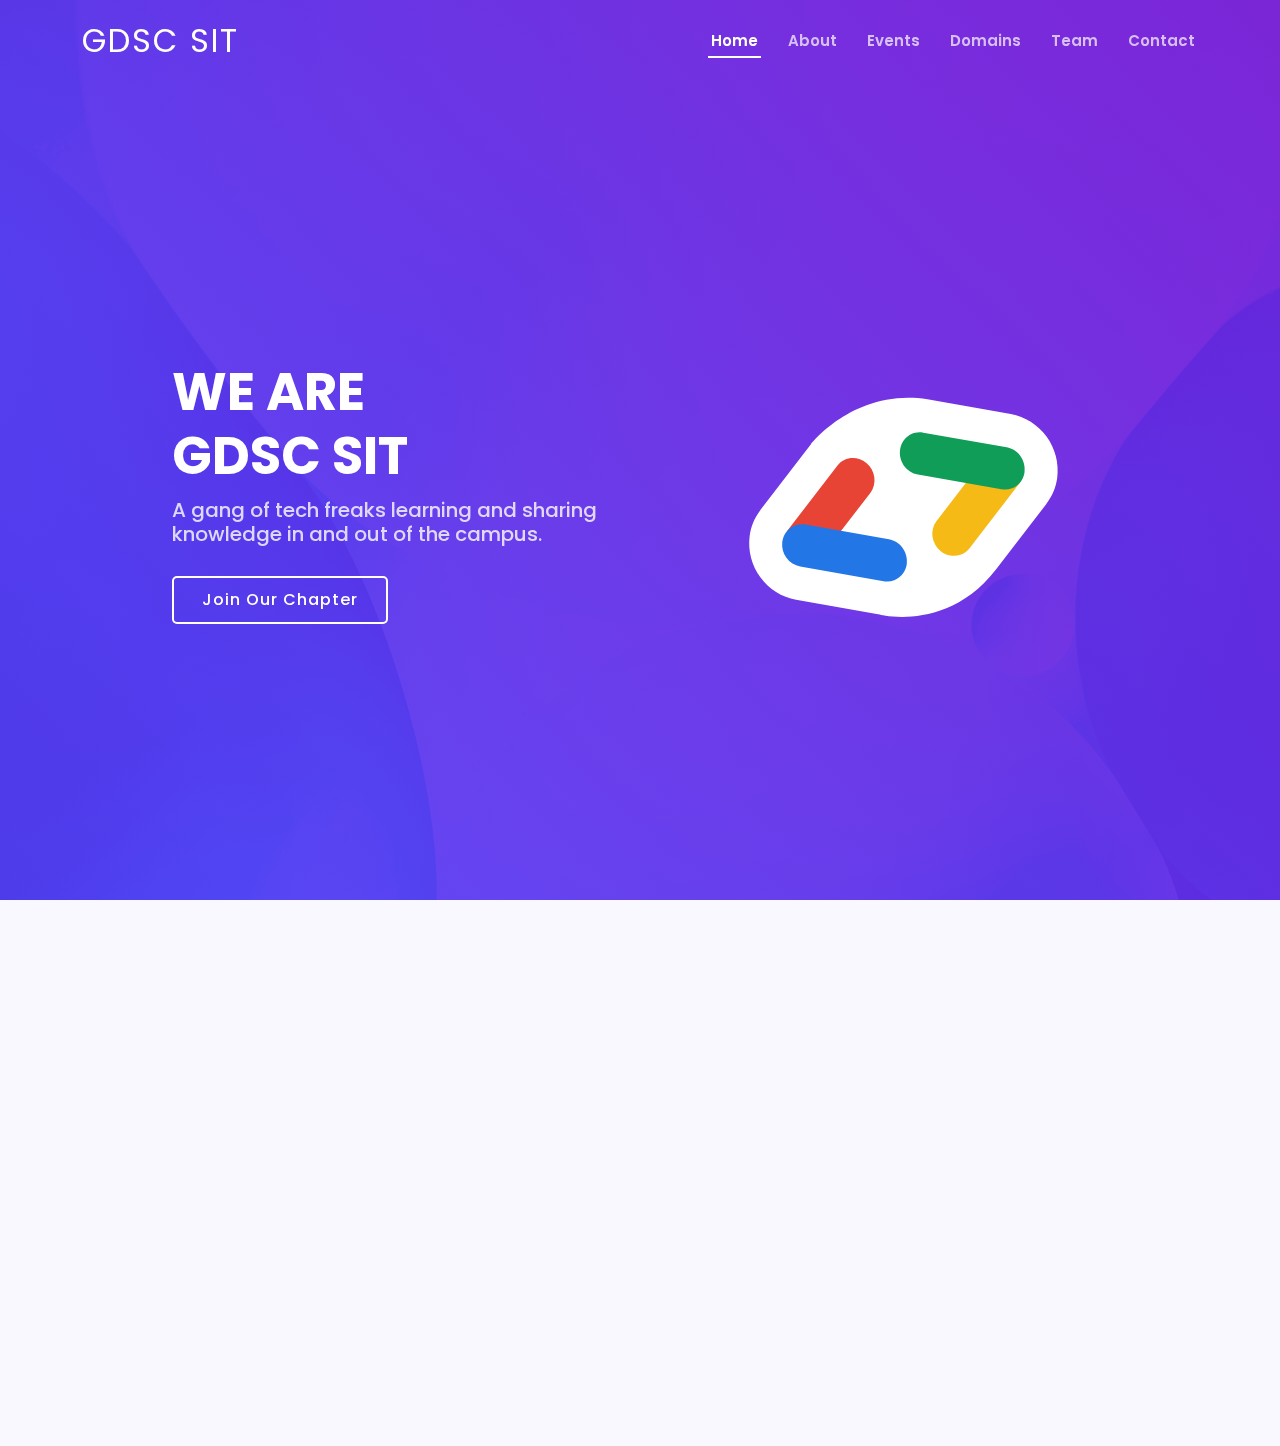
<file: index.html>
<!--1.Nav Bar(HIT)
    2.Icon
    3.Links(Linkedin,Github)
    4.Loading Animation(HIT)
    5.Home Page(Optional)-->
<!DOCTYPE html>
<html lang="en">

<head>
  <meta charset="utf-8">
  <meta content="width=device-width, initial-scale=1.0" name="viewport">

  <title>GDSC</title>
  <meta content="" name="description">
  <meta content="" name="keywords">

  <!-- Favicons -->
  <link href="Images/icon.jpg" rel="icon">

  <!-- Google Fonts -->
  <link
    href="https://fonts.googleapis.com/css?family=Open+Sans:300,300i,400,400i,600,600i,700,700i|Roboto:300,300i,400,400i,500,500i,600,600i,700,700i|Poppins:300,300i,400,400i,500,500i,600,600i,700,700i"
    rel="stylesheet">
  <!-- Vendor CSS Files -->
  <link href="assets/vendor/aos/aos.css" rel="stylesheet">
  <link href="assets/vendor/bootstrap/css/bootstrap.min.css" rel="stylesheet">
  <link href="assets/vendor/bootstrap-icons/bootstrap-icons.css" rel="stylesheet">
  <link href="assets/vendor/boxicons/css/boxicons.min.css" rel="stylesheet">
  <link href="assets/vendor/glightbox/css/glightbox.min.css" rel="stylesheet">
  <link href="assets/vendor/swiper/swiper-bundle.min.css" rel="stylesheet">

  <!-- Template Main CSS File -->
  <link href="assets/css/style.css" rel="stylesheet">

</head>

<body>

  <!-- ======= Header ======= -->
  <header id="header" class="fixed-top ">
    <div class="container d-flex align-items-center justify-content-between">
      <h1 class="logo"><a href="index.html">GDSC SIT</a></h1>
      <!-- Uncomment below if you prefer to use an image logo -->
      <!-- <a href="index.html" class="logo"><img src="assets/img/logo.png" alt="" class="img-fluid"></a>-->
      <nav id="navbar" class="navbar">
        <ul>
          <li><a class="nav-link scrollto active" href="#hero">Home</a></li>
          <li><a class="nav-link scrollto" href="/Pages/about.html">About</a></li>
          <li><a class="nav-link scrollto" href="/Pages/events.html">Events</a></li>
          <li><a class="nav-link scrollto" href="/Pages/domains.html">Domains</a></li>
          <li><a class="nav-link scrollto" href="/Pages/team.html">Team</a></li>
          <li><a class="nav-link scrollto" href="#contact">Contact</a></li>
        </ul>
        <i class="bi bi-list mobile-nav-toggle"></i>
      </nav><!-- .navbar -->

    </div>
  </header>
  <!-- End Header -->

  <!-- ======= Hero Section ======= -->
  <section id="hero" class="d-flex align-items-center">

    <div class="container-fluid" data-aos="fade-up">
      <div class="row justify-content-center">
        <div class="col-xl-5 col-lg-6 pt-3 pt-lg-0 order-2 order-lg-1 d-flex flex-column justify-content-center">
          <h1>WE ARE <br> GDSC SIT
          </h1>
          <h2>A gang of tech freaks learning and sharing knowledge in and out of the campus.</h2>
          <div><a href="https://gdsc.community.dev/siliguri-institute-of-technology-darjeeling/" target="blank"
              class="btn-get-started scrollto">Join Our Chapter</a></div>
        </div>
        <div class="col-xl-4 col-lg-6 order-1 order-lg-2 hero-img" data-aos="zoom-in" data-aos-delay="150">
          <img src="assets/img/Team/logoabc 1.svg" class="img-fluid animated" alt="" style="height: 100%; width: 100%;">
        </div>
      </div>
    </div>

  </section><!-- End Hero -->

  <main id="main">
    <!-- ======= Contact Section ======= -->
    <section id="contact" class="contact section-bg">
      <div class="container" data-aos="fade-up">

        <div class="section-title">
          <h2>Contact</h2>
          <p>Magnam dolores commodi suscipit. Necessitatibus eius consequatur ex aliquid fuga eum quidem. Sit sint
            consectetur velit. Quisquam quos quisquam cupiditate. Et nemo qui impedit suscipit alias ea. Quia fugiat sit
            in iste officiis commodi quidem hic quas.</p>
        </div>

        <div class="row">

          <div class="col-lg-6">
            <div class="info-box mb-4">
              <i class="bx bx-map"></i>
              <h3>Our Address</h3>
              <p>A108 Adam Street, New York, NY 535022</p>
            </div>
          </div>

          <div class="col-lg-6">
            <div class="info-box  mb-4">
              <i class="bx bx-envelope"></i>
              <h3>Email Us</h3>
              <p>contact@example.com</p>
            </div>
          </div>

        </div>
      </div>
    </section>
    <!-- End Contact Section -->
  </main><!-- End #main -->

  <!-- ======= Footer ======= -->
  <!-- End Footer -->

  <a href="#" class="back-to-top d-flex align-items-center justify-content-center"><i
      class="bi bi-arrow-up-short"></i></a>
  <div id="preloader"></div>

  <!-- Vendor JS Files -->
  <script src="assets/vendor/purecounter/purecounter.js"></script>
  <script src="assets/vendor/aos/aos.js"></script>
  <script src="assets/vendor/bootstrap/js/bootstrap.bundle.min.js"></script>
  <script src="assets/vendor/glightbox/js/glightbox.min.js"></script>
  <script src="assets/vendor/isotope-layout/isotope.pkgd.min.js"></script>
  <script src="assets/vendor/swiper/swiper-bundle.min.js"></script>
  <script src="assets/vendor/php-email-form/validate.js"></script>

  <!-- Template Main JS File -->
  <script src="assets/js/main.js"></script>

</body>

</html>
</file>
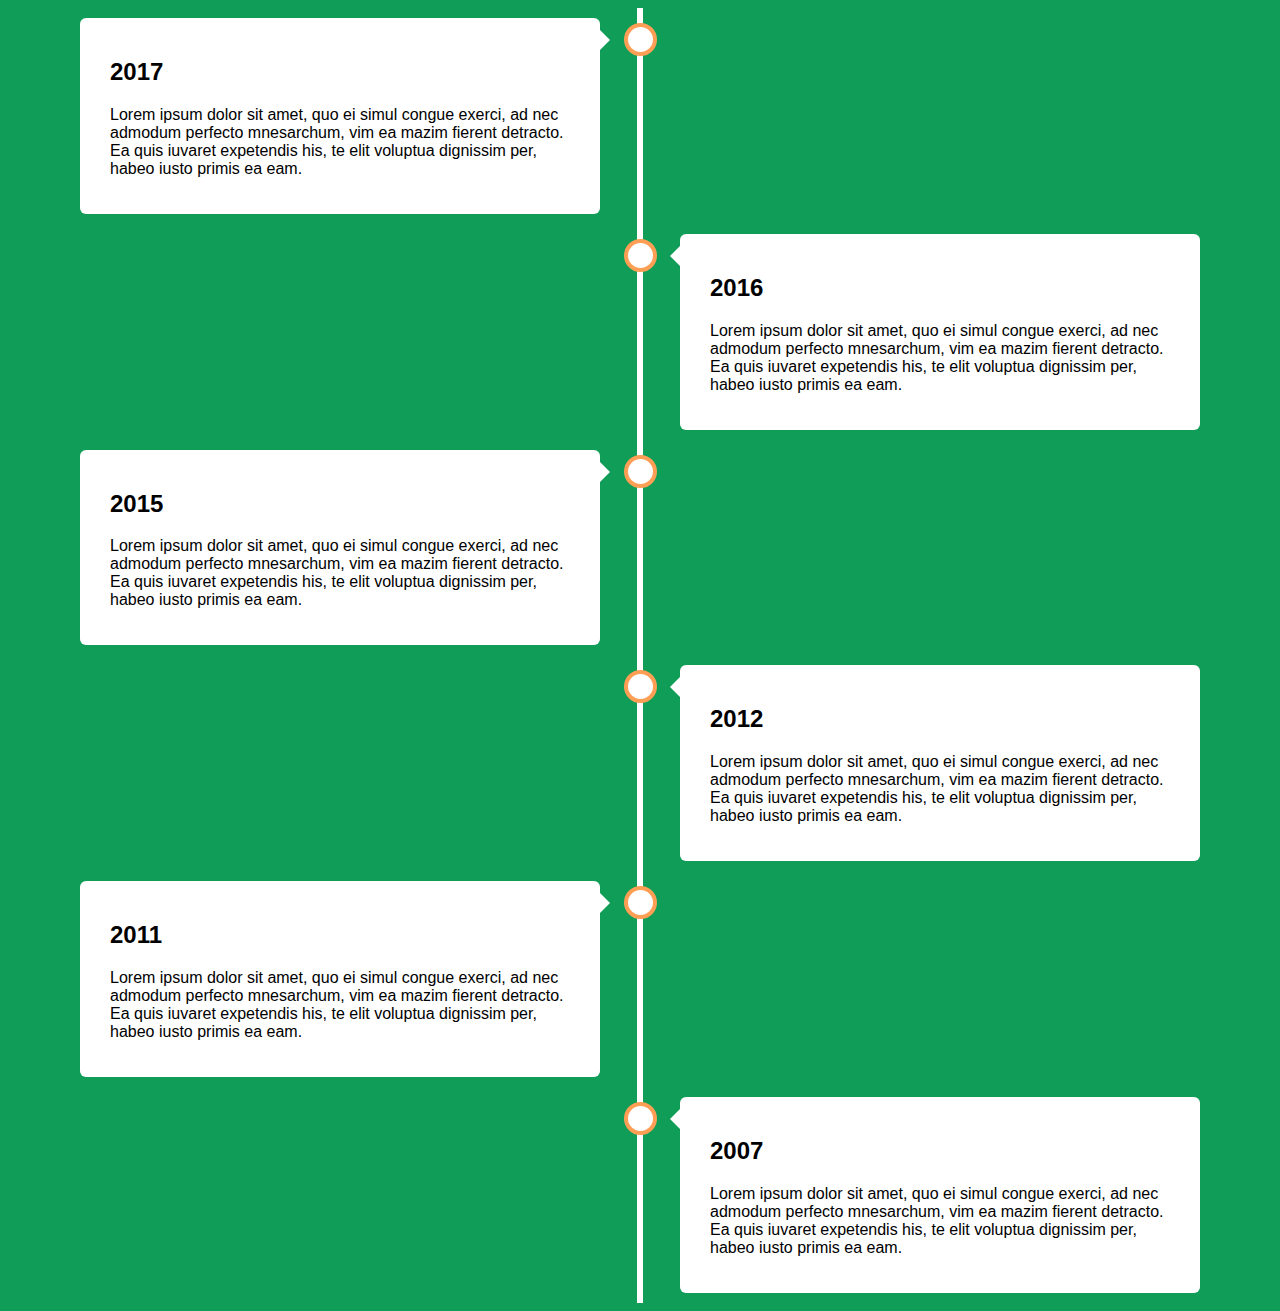
<file: timeline.html>
<!-- #0F9D58 -->
<!DOCTYPE html>
<html>
<head>
<meta name="viewport" content="width=device-width, initial-scale=1.0">
<style>
* {
  box-sizing: border-box;
}

body {
  background-color: #0F9D58;
  font-family: Helvetica, sans-serif;
}

/* The actual timeline (the vertical ruler) */
.timeline {
  position: relative;
  max-width: 1200px;
  margin: 0 auto;
}

/* The actual timeline (the vertical ruler) */
.timeline::after {
  content: '';
  position: absolute;
  width: 6px;
  background-color: white;
  top: 0;
  bottom: 0;
  left: 50%;
  margin-left: -3px;
}

/* Container around content */
.container {
  padding: 10px 40px;
  position: relative;
  background-color: inherit;
  width: 50%;
}

/* The circles on the timeline */
.container::after {
  content: '';
  position: absolute;
  width: 25px;
  height: 25px;
  right: -17px;
  background-color: white;
  border: 4px solid #FF9F55;
  top: 15px;
  border-radius: 50%;
  z-index: 1;
}

/* Place the container to the left */
.left {
  left: 0;
}

/* Place the container to the right */
.right {
  left: 50%;
}

/* Add arrows to the left container (pointing right) */
.left::before {
  content: " ";
  height: 0;
  position: absolute;
  top: 22px;
  width: 0;
  z-index: 1;
  right: 30px;
  border: medium solid white;
  border-width: 10px 0 10px 10px;
  border-color: transparent transparent transparent white;
}

/* Add arrows to the right container (pointing left) */
.right::before {
  content: " ";
  height: 0;
  position: absolute;
  top: 22px;
  width: 0;
  z-index: 1;
  left: 30px;
  border: medium solid white;
  border-width: 10px 10px 10px 0;
  border-color: transparent white transparent transparent;
}

/* Fix the circle for containers on the right side */
.right::after {
  left: -16px;
}

/* The actual content */
.content {
  padding: 20px 30px;
  background-color: white;
  position: relative;
  border-radius: 6px;
}

/* Media queries - Responsive timeline on screens less than 600px wide */
@media screen and (max-width: 600px) {
  /* Place the timelime to the left */
  .timeline::after {
  left: 31px;
  }
  
  /* Full-width containers */
  .container {
  width: 100%;
  padding-left: 70px;
  padding-right: 25px;
  }
  
  /* Make sure that all arrows are pointing leftwards */
  .container::before {
  left: 60px;
  border: medium solid white;
  border-width: 10px 10px 10px 0;
  border-color: transparent white transparent transparent;
  }

  /* Make sure all circles are at the same spot */
  .left::after, .right::after {
  left: 15px;
  }
  
  /* Make all right containers behave like the left ones */
  .right {
  left: 0%;
  }
}
</style>
</head>
<body>

<div class="timeline">
  <div class="container left">
    <div class="content">
      <h2>2017</h2>
      <p>Lorem ipsum dolor sit amet, quo ei simul congue exerci, ad nec admodum perfecto mnesarchum, vim ea mazim fierent detracto. Ea quis iuvaret expetendis his, te elit voluptua dignissim per, habeo iusto primis ea eam.</p>
    </div>
  </div>
  <div class="container right">
    <div class="content">
      <h2>2016</h2>
      <p>Lorem ipsum dolor sit amet, quo ei simul congue exerci, ad nec admodum perfecto mnesarchum, vim ea mazim fierent detracto. Ea quis iuvaret expetendis his, te elit voluptua dignissim per, habeo iusto primis ea eam.</p>
    </div>
  </div>
  <div class="container left">
    <div class="content">
      <h2>2015</h2>
      <p>Lorem ipsum dolor sit amet, quo ei simul congue exerci, ad nec admodum perfecto mnesarchum, vim ea mazim fierent detracto. Ea quis iuvaret expetendis his, te elit voluptua dignissim per, habeo iusto primis ea eam.</p>
    </div>
  </div>
  <div class="container right">
    <div class="content">
      <h2>2012</h2>
      <p>Lorem ipsum dolor sit amet, quo ei simul congue exerci, ad nec admodum perfecto mnesarchum, vim ea mazim fierent detracto. Ea quis iuvaret expetendis his, te elit voluptua dignissim per, habeo iusto primis ea eam.</p>
    </div>
  </div>
  <div class="container left">
    <div class="content">
      <h2>2011</h2>
      <p>Lorem ipsum dolor sit amet, quo ei simul congue exerci, ad nec admodum perfecto mnesarchum, vim ea mazim fierent detracto. Ea quis iuvaret expetendis his, te elit voluptua dignissim per, habeo iusto primis ea eam.</p>
    </div>
  </div>
  <div class="container right">
    <div class="content">
      <h2>2007</h2>
      <p>Lorem ipsum dolor sit amet, quo ei simul congue exerci, ad nec admodum perfecto mnesarchum, vim ea mazim fierent detracto. Ea quis iuvaret expetendis his, te elit voluptua dignissim per, habeo iusto primis ea eam.</p>
    </div>
  </div>
</div>

</body>
</html>
</file>
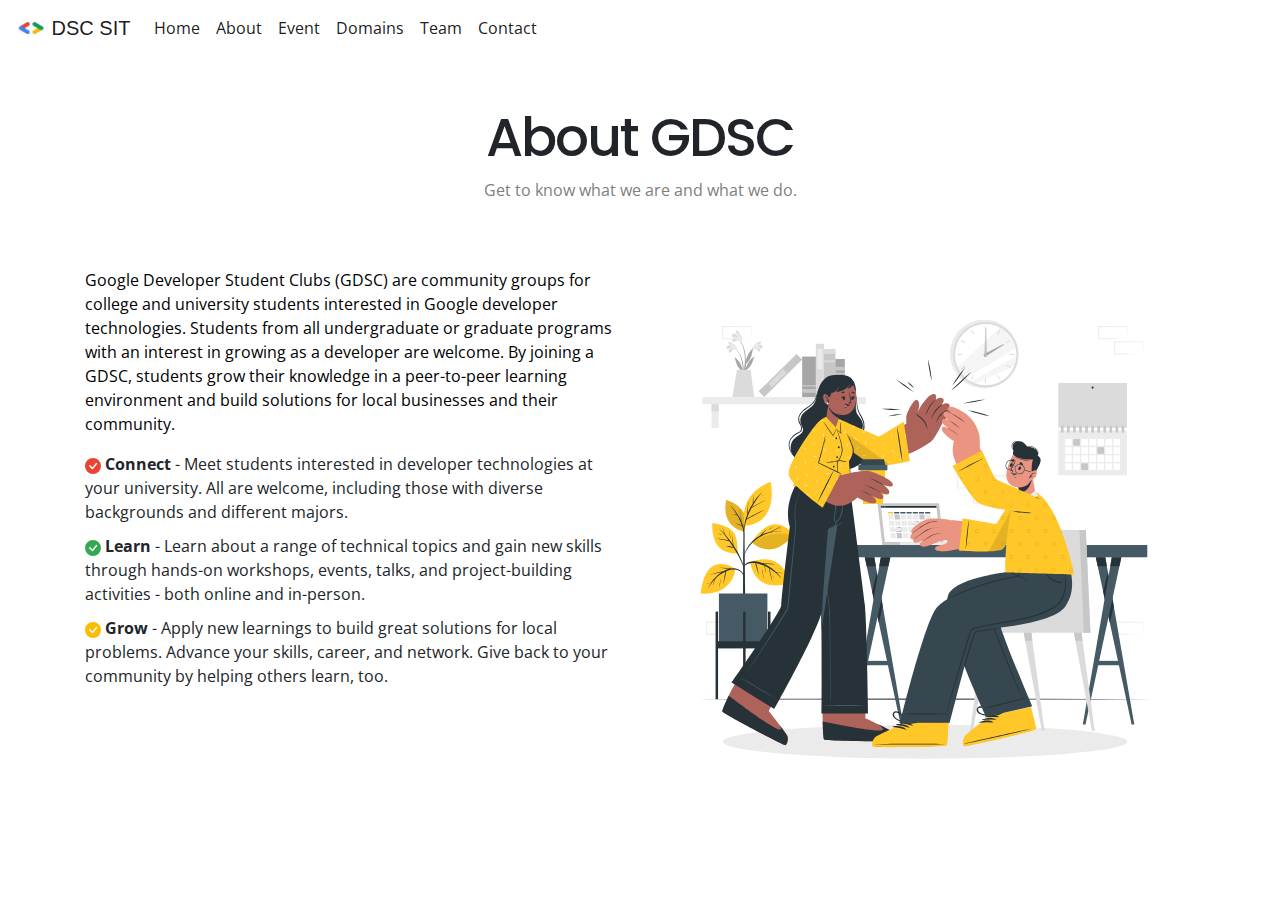
<file: Pages/about.html>
<!DOCTYPE html>
<html lang="en">

<head>
    <meta charset="UTF-8">
    <meta http-equiv="X-UA-Compatible" content="IE=edge">
    <meta name="viewport" content="width=device-width, initial-scale=1.0">
    <title>About Us</title>
    <link rel="stylesheet" href="/assets/css/about.css">
    <link rel="stylesheet" href="https://cdn.jsdelivr.net/npm/bootstrap@4.6.1/dist/css/bootstrap.min.css">
    <script src="https://cdn.jsdelivr.net/npm/jquery@3.5.1/dist/jquery.slim.min.js"></script>
    <script src="https://cdn.jsdelivr.net/npm/popper.js@1.16.1/dist/umd/popper.min.js"></script>
    <script src="https://cdn.jsdelivr.net/npm/bootstrap@4.6.1/dist/js/bootstrap.bundle.min.js"></script>
    <link href="../Images/icon.jpg" rel="icon">
</head>
<body>
    <nav class="navbar navbar-expand-lg navbar-light">
        <a class="navbar-brand" href="#">
            <img src="../Images/icon.jpg" width="30" height="30" class="d-inline-block align-top" alt="">
            DSC SIT
          </a>
        <button class="navbar-toggler" type="button" data-toggle="collapse" data-target="#navbarSupportedContent" aria-controls="navbarSupportedContent" aria-expanded="false" aria-label="Toggle navigation">
          <span class="navbar-toggler-icon"></span>
        </button>
      
        <div class="collapse navbar-collapse" id="navbarSupportedContent">
          <ul class="navbar-nav mr-auto">
            <li class="nav-item active">
              <a class="nav-link" href="../index.html">Home</a>
            </li>
            <li class="nav-item active">
                <a class="nav-link" href="about.html">About</a>
            </li>
            <li class="nav-item active">
                <a class="nav-link" href="events.html">Event</a>
            </li>
            <li class="nav-item active">
              <a class="nav-link" href="domains.html">Domains</a>
            </li>
            <li class="nav-item active">
              <a class="nav-link" href="team.html">Team</a>
            </li>
            <li class="nav-item active">
                <a class="nav-link" href="contact.html">Contact</a>
            </li>
          </ul>
        </div>
      </nav>
    <div class="about-page">
        <h1>About GDSC</h1>
        <p>Get to know what we are and what we do.</p>
    </div>

    <section id="about" class="about">
        <div class="container">

            <div class="row">
                <div class="col-lg-6 order-1 order-lg-2" data-aos="zoom-in" data-aos-delay="150">
                    <img src="/assets/img/about1.svg" class="img-fluid" alt="">
                </div>
                <div class="col-lg-6 pt-4 pt-lg-0 order-2 order-lg-1 content" data-aos="fade-right">
                    <p class="about-para">
                        Google Developer Student Clubs (GDSC) are community groups for college and university students
                        interested
                        in Google developer technologies. Students from all undergraduate or graduate programs with an
                        interest in
                        growing as a developer are welcome. By joining a GDSC, students grow their knowledge in a
                        peer-to-peer
                        learning environment and build solutions for local businesses and their community.
                    </p>
                    <ul>
                        <li><svg class="one" xmlns="http://www.w3.org/2000/svg" width="16" height="16"
                                fill="currentColor" class="bi bi-check-circle-fill" viewBox="0 0 16 16">
                                <path
                                    d="M16 8A8 8 0 1 1 0 8a8 8 0 0 1 16 0zm-3.97-3.03a.75.75 0 0 0-1.08.022L7.477 9.417 5.384 7.323a.75.75 0 0 0-1.06 1.06L6.97 11.03a.75.75 0 0 0 1.079-.02l3.992-4.99a.75.75 0 0 0-.01-1.05z" />
                            </svg></i> <b>Connect</b> -

                            Meet students interested in developer technologies at your university. All are welcome,
                            including those
                            with diverse backgrounds and different majors.</li>
                        <li><svg class="two" xmlns="http://www.w3.org/2000/svg" width="16" height="16"
                                fill="currentColor" class="bi bi-check-circle-fill" viewBox="0 0 16 16">
                                <path
                                    d="M16 8A8 8 0 1 1 0 8a8 8 0 0 1 16 0zm-3.97-3.03a.75.75 0 0 0-1.08.022L7.477 9.417 5.384 7.323a.75.75 0 0 0-1.06 1.06L6.97 11.03a.75.75 0 0 0 1.079-.02l3.992-4.99a.75.75 0 0 0-.01-1.05z" />
                            </svg> <b>Learn</b> -

                            Learn about a range of technical topics and gain new skills through hands-on workshops,
                            events, talks,
                            and project-building activities - both online and in-person.</li>
                        <li><svg class="three" xmlns="http://www.w3.org/2000/svg" width="16" height="16"
                                fill="currentColor" class="bi bi-check-circle-fill" viewBox="0 0 16 16">
                                <path
                                    d="M16 8A8 8 0 1 1 0 8a8 8 0 0 1 16 0zm-3.97-3.03a.75.75 0 0 0-1.08.022L7.477 9.417 5.384 7.323a.75.75 0 0 0-1.06 1.06L6.97 11.03a.75.75 0 0 0 1.079-.02l3.992-4.99a.75.75 0 0 0-.01-1.05z" />
                            </svg> <b>Grow</b> -

                            Apply new learnings to build great solutions for local problems. Advance your skills,
                            career, and
                            network. Give back to your community by helping others learn, too.</li>
                    </ul>
                </div>
            </div>

        </div>
    </section>
</body>

</html>
</file>
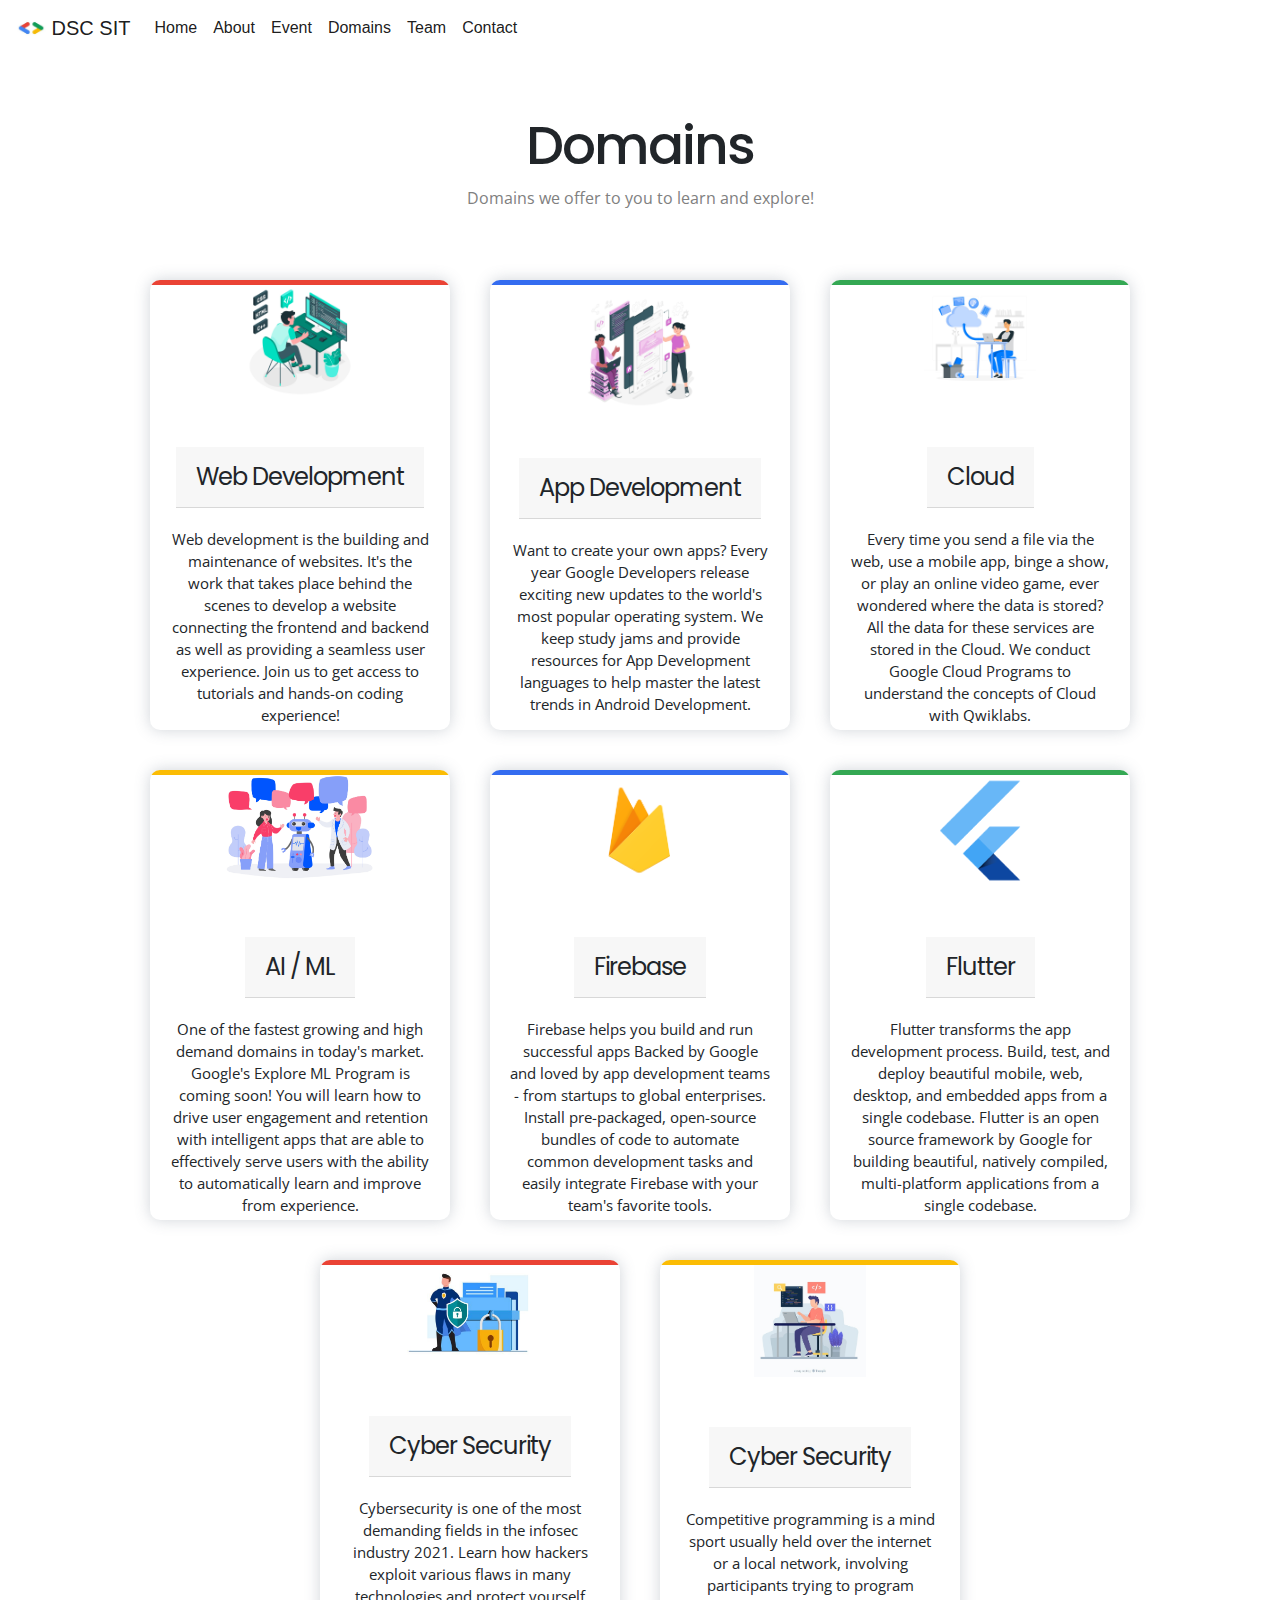
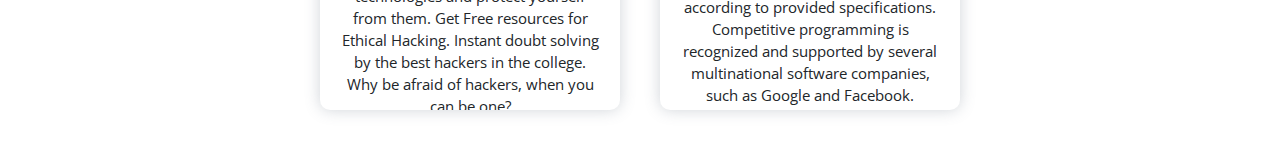
<file: Pages/domains.html>
<!DOCTYPE html>
<html lang="en">

<head>
    <meta charset="UTF-8">
    <meta http-equiv="X-UA-Compatible" content="IE=edge">
    <meta name="viewport" content="width=device-width, initial-scale=1.0">
    <title>Our Domains</title>
    <link rel="stylesheet" href="https://cdn.jsdelivr.net/npm/bootstrap@4.6.1/dist/css/bootstrap.min.css">
    <script src="https://cdn.jsdelivr.net/npm/jquery@3.5.1/dist/jquery.slim.min.js"></script>
    <script src="https://cdn.jsdelivr.net/npm/popper.js@1.16.1/dist/umd/popper.min.js"></script>
    <script src="https://cdn.jsdelivr.net/npm/bootstrap@4.6.1/dist/js/bootstrap.bundle.min.js"></script>
    <link rel="stylesheet" href="/assets/css/domain.css">
    <link href="../Images/icon.jpg" rel="icon">
</head>

<body>
    <nav class="navbar navbar-expand-lg navbar-light">
        <a class="navbar-brand" href="#">
            <img src="../Images/icon.jpg" width="30" height="30" class="d-inline-block align-top" alt="">
            DSC SIT
          </a>
        <button class="navbar-toggler" type="button" data-toggle="collapse" data-target="#navbarSupportedContent" aria-controls="navbarSupportedContent" aria-expanded="false" aria-label="Toggle navigation">
          <span class="navbar-toggler-icon"></span>
        </button>
      
        <div class="collapse navbar-collapse" id="navbarSupportedContent">
          <ul class="navbar-nav mr-auto">
            <li class="nav-item active">
              <a class="nav-link" href="../index.html">Home</a>
            </li>
            <li class="nav-item active">
                <a class="nav-link" href="about.html">About</a>
            </li>
            <li class="nav-item active">
                <a class="nav-link" href="events.html">Event</a>
            </li>
            <li class="nav-item active">
              <a class="nav-link" href="domains.html">Domains</a>
            </li>
            <li class="nav-item active">
              <a class="nav-link" href="team.html">Team</a>
            </li>
            <li class="nav-item active">
                <a class="nav-link" href="contact.html">Contact</a>
            </li>
          </ul>
        </div>
      </nav>
    <div class="domains">
        <p class="domain-header">Domains</p>
        <p class="domain-subheader">Domains we offer to you to learn and explore!</p>
    </div>

    <div class="cards-parent">
        <div class="cards">
            <div class="blue-bar web"></div>
            <img class="img-style" src="/tech-images/web.jpg" alt="">
            <p class="card-header">Web Development</p>
            <p class="card-info">Web development is the building and maintenance of websites. It's the work that takes
                place behind the scenes to develop a website connecting the frontend and backend as well as providing a
                seamless user experience. Join us to get access to tutorials and hands-on coding experience!</p>
        </div>
        <div class="cards">
            <div class="blue-bar app"></div>
            <img class="img-style" src="/tech-images/app.jpg" alt="">
            <p class="card-header">App Development</p>
            <p class="card-info">Want to create your own apps? Every year Google Developers release exciting new updates
                to the world's most popular operating system. We keep study jams and provide resources for App
                Development languages to help master the latest trends in Android Development.</p>
        </div>
        <div class="cards">
            <div class="blue-bar cloud"></div>
            <img class="img-style" src="/tech-images/cloud.jpg" alt="">
            <p class="card-header">Cloud</p>
            <p class="card-info">Every time you send a file via the web, use a mobile app, binge a show, or play an
                online video game, ever wondered where the data is stored? All the data for these services are stored in
                the Cloud. We conduct Google Cloud Programs to understand the concepts
                of Cloud with Qwiklabs.</p>
        </div>
        <div class="cards">
            <div class="blue-bar ml"></div>
            <img class="img-style" src="/tech-images/ml.jpeg" alt="">
            <p class="card-header">AI / ML</p>
            <p class="card-info">One of the fastest growing and high demand domains in today's market. Google's Explore
                ML Program is coming soon! You will learn how to drive user engagement
                and retention with intelligent apps that are able to effectively serve users with the ability to
                automatically learn and improve from experience.</p>
        </div>
        <div class="cards">
            <div class="blue-bar firebase"></div>
            <img class="img-style" src="/tech-images/firebase.png" alt="">
            <p class="card-header">Firebase</p>
            <p class="card-info">Firebase helps you build
                and run successful apps
                Backed by Google and loved by app development
                teams - from startups to global enterprises. Install pre-packaged, open-source bundles of code to
                automate common development tasks and easily integrate Firebase with your team's favorite tools.</p>
        </div>
        <div class="cards">
            <div class="blue-bar flutter"></div>
            <img class="img-style" src="/tech-images/Flutter.png" alt="">
            <p class="card-header">Flutter</p>
            <p class="card-info">
                Flutter transforms the app development process. Build, test, and deploy beautiful mobile, web, desktop,
                and embedded apps from a single codebase. Flutter is an open source framework by Google for building
                beautiful, natively compiled, multi-platform applications from a single codebase.</p>
        </div>
        <div class="cards">
            <div class="blue-bar cyber-sec"></div>
            <img class="img-style" src="/tech-images/cyber-sec.jpeg" alt="">
            <p class="card-header">Cyber Security</p>
            <p class="card-info">Cybersecurity is one of the most demanding fields in the infosec industry 2021. Learn
                how hackers exploit various flaws in many technologies and protect yourself from them. Get Free
                resources for Ethical Hacking. Instant doubt solving by the best hackers in the college. Why be afraid
                of hackers, when you can be one?</p>
        </div>
        <div class="cards">
            <div class="blue-bar compi"></div>
            <img class="img-style" src="/tech-images/compi.jpeg" alt="">
            <p class="card-header">Cyber Security</p>
            <p class="card-info">Competitive programming is a mind sport usually held over the internet or a local
                network, involving participants trying to program according to provided specifications. Competitive
                programming is recognized and supported by several multinational software companies, such
                as Google and Facebook.</p>
        </div>
    </div>
</body>

</html>
</file>
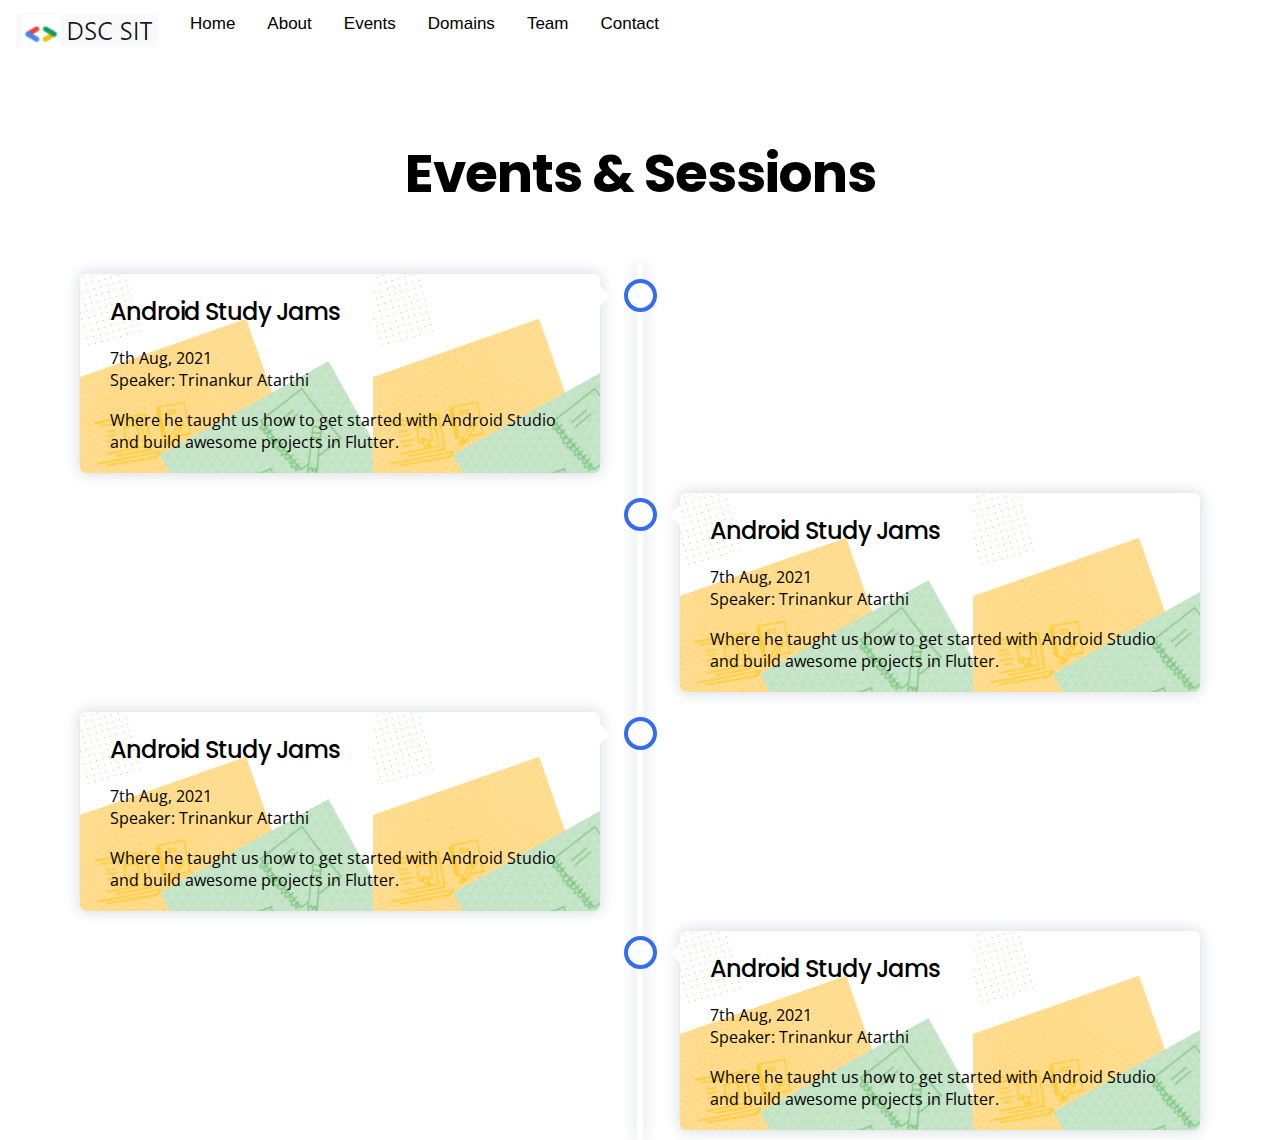
<file: Pages/events.html>
<!DOCTYPE html>
<html lang="en">
<head>
    <meta charset="UTF-8">
    <meta http-equiv="X-UA-Compatible" content="IE=edge">
    <meta name="viewport" content="width=device-width, initial-scale=1.0">
    <title>Our Events</title>
    <link rel="stylesheet" href="/assets/css/events.css">
    <link href="../Images/icon.jpg" rel="icon">
    <link rel="stylesheet" href="https://cdnjs.cloudflare.com/ajax/libs/font-awesome/4.7.0/css/font-awesome.min.css">
<style>
.topnav {
  overflow: hidden;
}

.topnav a {
  float: left;
  display: block;
  text-align: center;
  padding: 14px 16px;
  text-decoration: none;
  font-size: 17px;
}

.topnav a.active {
  background-color: #04AA6D;
  color: white;
}

.topnav .icon {
  display: none;
}

@media screen and (max-width: 600px) {
  .topnav a:not(:first-child) {display: none;}
  .topnav a.icon {
    float: right;
    display: block;
  }
}

@media screen and (max-width: 600px) {
  .topnav.responsive {position: relative;}
  .topnav.responsive .icon {
    position: absolute;
    right: 0;
    top: 0;
  }
  .topnav.responsive a {
    float: none;
    display: block;
    text-align: left;
  }
}
</style>
</head>
<body>
    <div class="topnav" id="myTopnav">
        <a  href="../index.html">
            <img src="../Images/wlogo.png"alt="">
        </a>
        <a  href="../index.html">Home</a>
        <a  href="about.html">About</a>
        <a  href="events.html">Events</a>
        <a  href="domains.html">Domains</a>
        <a  href="team.html">Team</a>
        <a  href="contact.html">Contact</a>
        <a href="javascript:void(0);" class="icon" onclick="myFunction()">
          <i class="fa fa-bars"></i>
        </a>
    </div>
    <div class="events">
        <br>
        <h1>Events & Sessions</h1>
    </div>

    <div class="timeline">
        <div class="container left">
            <a target="blank" href="https://www.youtube.com/watch?v=thtBpwSQrFw">
                <div class="content">
                    <h2>Android Study Jams</h2>
                    <br>
                    <p>7th Aug, 2021</p>
                    <p>Speaker: Trinankur Atarthi</p>
                    <br>
                    <p>Where he taught us how to get started with Android Studio and build awesome projects in Flutter.
                    </p>
                </div>
            </a>
        </div>

        <div class="container right">
            <a target="blank" href="https://www.youtube.com/watch?v=thtBpwSQrFw">
                <div class="content">
                    <h2>Android Study Jams</h2>
                    <br>
                    <p>7th Aug, 2021</p>
                    <p>Speaker: Trinankur Atarthi</p>
                    <br>
                    <p>Where he taught us how to get started with Android Studio and build awesome projects in Flutter.
                    </p>
                </div>
            </a>
        </div>

        <div class="container left">
            <a target="blank" href="https://www.youtube.com/watch?v=thtBpwSQrFw">
                <div class="content">
                    <h2>Android Study Jams</h2>
                    <br>
                    <p>7th Aug, 2021</p>
                    <p>Speaker: Trinankur Atarthi</p>
                    <br>
                    <p>Where he taught us how to get started with Android Studio and build awesome projects in Flutter.
                    </p>
                </div>
            </a>
        </div>

        <div class="container right">
            <a target="blank" href="https://www.youtube.com/watch?v=thtBpwSQrFw">
                <div class="content">
                    <h2>Android Study Jams</h2>
                    <br>
                    <p>7th Aug, 2021</p>
                    <p>Speaker: Trinankur Atarthi</p>
                    <br>
                    <p>Where he taught us how to get started with Android Studio and build awesome projects in Flutter.
                    </p>
                </div>
            </a>
        </div>
    </div>
</body>    
<script>
    function myFunction() {
      var x = document.getElementById("myTopnav");
      if (x.className === "topnav") {
        x.className += " responsive";
      } else {
        x.className = "topnav";
      }
    }
</script>
</html>
</file>
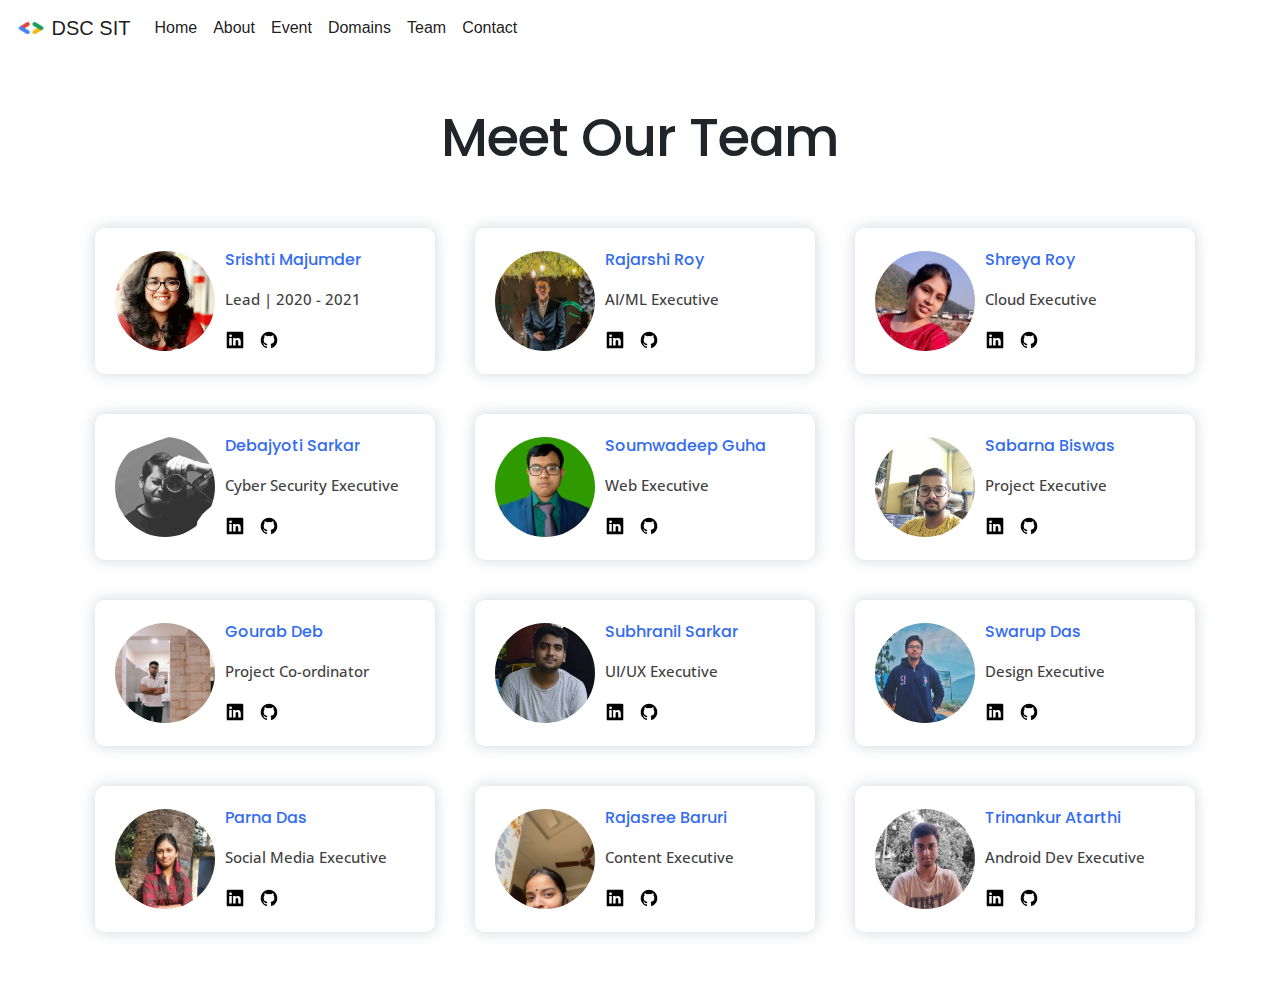
<file: Pages/team.html>
<!DOCTYPE html>
<html lang="en">

<head>
    <meta charset="UTF-8">
    <meta http-equiv="X-UA-Compatible" content="IE=edge">
    <meta name="viewport" content="width=device-width, initial-scale=1.0">
    <title>Our Team</title>
    <link rel="stylesheet" href="https://cdn.jsdelivr.net/npm/bootstrap@4.6.1/dist/css/bootstrap.min.css">
    <script src="https://cdn.jsdelivr.net/npm/jquery@3.5.1/dist/jquery.slim.min.js"></script>
    <script src="https://cdn.jsdelivr.net/npm/popper.js@1.16.1/dist/umd/popper.min.js"></script>
    <script src="https://cdn.jsdelivr.net/npm/bootstrap@4.6.1/dist/js/bootstrap.bundle.min.js"></script>
    <link rel="stylesheet" href="/assets/css/team.css">
    <link href="../Images/icon.jpg" rel="icon">
</head>
<body>
    <nav class="navbar navbar-expand-lg navbar-light">
        <a class="navbar-brand" href="#">
            <img src="../Images/icon.jpg" width="30" height="30" class="d-inline-block align-top" alt="">
            DSC SIT
          </a>
        <button class="navbar-toggler" type="button" data-toggle="collapse" data-target="#navbarSupportedContent" aria-controls="navbarSupportedContent" aria-expanded="false" aria-label="Toggle navigation">
          <span class="navbar-toggler-icon"></span>
        </button>
      
        <div class="collapse navbar-collapse" id="navbarSupportedContent">
          <ul class="navbar-nav mr-auto">
            <li class="nav-item active">
              <a class="nav-link" href="../index.html">Home</a>
            </li>
            <li class="nav-item active">
                <a class="nav-link" href="about.html">About</a>
            </li>
            <li class="nav-item active">
                <a class="nav-link" href="events.html">Event</a>
            </li>
            <li class="nav-item active">
              <a class="nav-link" href="domains.html">Domains</a>
            </li>
            <li class="nav-item active">
              <a class="nav-link" href="team.html">Team</a>
            </li>
            <li class="nav-item active">
                <a class="nav-link" href="contact.html">Contact</a>
            </li>
          </ul>
        </div>
      </nav>
    <div class="team">
        <h1>Meet Our Team</h1>
    </div>
    <div class="profile-parent">
        <div class="profile">
            <div class="profile-pic srishti"></div>
            <div class="bio">
                <p class="name">Srishti Majumder</p>
                <p class="role">Lead | 2020 - 2021</p>
                <div class="socials-profile">
                    <a href="https://www.linkedin.com/in/srishti-majumder-6560bb200/"><img class="socials-style" src="/Icons/linkedin.svg" alt=""
                            style="margin-left: 0 !important;"></a>
                    <a href="https://github.com/Srishtihere"><img class="socials-style" src="/Icons/github.svg" alt=""></a>
    
                </div>
            </div>
        </div>
        <div class="profile">
            <div class="profile-pic rajarshi"></div>
            <div class="bio">
                <p class="name">Rajarshi Roy</p>
                <p class="role">AI/ML Executive</p>
                <div class="socials-profile">
                    <a href="https://www.linkedin.com/in/rajarshi-roy-ceo/"><img class="socials-style" src="/Icons/linkedin.svg" alt=""
                            style="margin-left: 0 !important;"></a>
                    <a href="https://github.com/roy-rajarshi"><img class="socials-style" src="/Icons/github.svg" alt=""></a>
                </div>
            </div>
        </div>
        <div class="profile">
            <div class="profile-pic shreya"></div>
            <div class="bio">
                <p class="name">Shreya Roy</p>
                <p class="role">Cloud Executive</p>
                <div class="socials-profile">
                    <a href="https://www.linkedin.com/in/shreya-roy-3147881b7/"><img class="socials-style" src="/Icons/linkedin.svg" alt=""
                            style="margin-left: 0 !important;"></a>
                    <a href=""><img class="socials-style" src="/Icons/github.svg" alt=""></a><!--github-->
                </div>
            </div>
        </div>
        <div class="profile">
            <div class="profile-pic debo"></div>
            <div class="bio">
                <p class="name">Debajyoti Sarkar</p>
                <p class="role">Cyber Security Executive</p>
                <div class="socials-profile">
                    <a href="https://www.linkedin.com/in/debajyoti-sarkar-oos/"><img class="socials-style" src="/Icons/linkedin.svg" alt=""
                            style="margin-left: 0 !important;"></a>
                    <a href="https://github.com/debajyotisarkarhome"><img class="socials-style" src="/Icons/github.svg" alt=""></a>
                    
                </div>
            </div>
        </div>
        <div class="profile">
            <div class="profile-pic guha"></div>
            <div class="bio">
                <p class="name">Soumwadeep Guha</p>
                <p class="role">Web Executive</p>
                <div class="socials-profile">
                    <a href="https://www.linkedin.com/in/soumwadeep-guha-5b60031bb/"><img class="socials-style" src="/Icons/linkedin.svg" alt=""
                            style="margin-left: 0 !important;"></a>
                    <a href="https://github.com/soumwadeep"><img class="socials-style" src="/Icons/github.svg" alt=""></a>
                    
                </div>
            </div>
        </div>
        <div class="profile">
            <div class="profile-pic sabarna"></div>
            <div class="bio">
                <p class="name">Sabarna Biswas</p>
                <p class="role">Project Executive</p>
                <div class="socials-profile">
                    <a href="https://www.linkedin.com/in/sabarna-biswas-a9a718194/"><img class="socials-style" src="/Icons/linkedin.svg" alt=""
                            style="margin-left: 0 !important;"></a>
                    <a href="https://github.com/Sabarna07"><img class="socials-style" src="/Icons/github.svg" alt=""></a>
                    
                </div>
            </div>
        </div>
        <div class="profile">
            <div class="profile-pic gourab"></div>
            <div class="bio">
                <p class="name">Gourab Deb</p>
                <p class="role">Project Co-ordinator</p>
                <div class="socials-profile">
                    <a href="https://www.linkedin.com/in/gourab-deb-b77843142/"><img class="socials-style" src="/Icons/linkedin.svg" alt=""
                            style="margin-left: 0 !important;"></a>
                    <a href=""><img class="socials-style" src="/Icons/github.svg" alt=""></a><!--github-->
                    
                </div>
            </div>
        </div>
        <div class="profile">
            <div class="profile-pic subhranil"></div>
            <div class="bio">
                <p class="name">Subhranil Sarkar</p>
                <p class="role">UI/UX Executive</p>
                <div class="socials-profile">
                    <a href="https://www.linkedin.com/in/subhranil-sarkar/"><img class="socials-style" src="/Icons/linkedin.svg" alt=""
                            style="margin-left: 0 !important;"></a>
                    <a href=""><img class="socials-style" src="/Icons/github.svg" alt=""></a><!--github-->
                    
                </div>
            </div>
        </div>
        <div class="profile">
            <div class="profile-pic swarup"></div>
            <div class="bio">
                <p class="name">Swarup Das</p>
                <p class="role">Design Executive</p>
                <div class="socials-profile">
                    <a href="https://www.linkedin.com/in/swarup-das-8bb857200/"><img class="socials-style" src="/Icons/linkedin.svg" alt=""
                            style="margin-left: 0 !important;"></a>
                    <a href=""><img class="socials-style" src="/Icons/github.svg" alt=""></a><!--github-->
                    
                </div>
            </div>
        </div>
        <div class="profile">
            <div class="profile-pic parna"></div>
            <div class="bio">
                <p class="name">Parna Das</p>
                <p class="role">Social Media Executive</p>
                <div class="socials-profile">
                    <a href="https://www.linkedin.com/in/parna-das-47b886202/"><img class="socials-style" src="/Icons/linkedin.svg" alt=""
                            style="margin-left: 0 !important;"></a>
                    <a href=""><img class="socials-style" src="/Icons/github.svg" alt=""></a><!--github-->
                    
                </div>
            </div>
        </div>
        <div class="profile">
            <div class="profile-pic rajashree"></div>
            <div class="bio">
                <p class="name">Rajasree Baruri</p>
                <p class="role">Content Executive</p>
                <div class="socials-profile">
                    <a href="https://www.linkedin.com/in/rajasree-baruri-b07a461ba/"><img class="socials-style" src="/Icons/linkedin.svg" alt=""
                            style="margin-left: 0 !important;"></a>
                    <a href=""><img class="socials-style" src="/Icons/github.svg" alt=""></a><!--github-->
                    
                </div>
            </div>
        </div>
        <div class="profile">
            <div class="profile-pic trinankur"></div>
            <div class="bio">
                <p class="name">Trinankur Atarthi</p>
                <p class="role">Android Dev Executive</p>
                <div class="socials-profile">
                    <a href="https://www.linkedin.com/in/trinankur-atarthi-862541200/"><img class="socials-style" src="/Icons/linkedin.svg" alt=""
                            style="margin-left: 0 !important;"></a>
                    <a href=""><img class="socials-style" src="/Icons/github.svg" alt=""></a><!--github-->
                </div>
            </div>
        </div>
    </div>
</body>
</html>
</file>
<file: assets/css/about.css>
@import url('https://fonts.googleapis.com/css2?family=Open+Sans&display=swap');
@import url('https://fonts.googleapis.com/css2?family=Poppins&display=swap');


h1 {
    font-family: 'Poppins';
    letter-spacing: -2px;
    font-size: 40pt !important;
}

p {
    color: grey;
    font-family: 'Open Sans';
}

li {
    font-family: 'Open Sans'
}

.about-para {
    color: black;
}

.about {
    padding: 0 10px !important;
}

.about-page {
    display: grid;
    place-items: center;
    margin: 50px 0;
}

.one {
    color: #ea4335 !important;
}

.two {
    color: #34a853 !important;
}

.three {
    color: #fbbc04 !important;
}

.about {
    padding: 120px 0;
}

.about .content h3 {
    font-weight: 600;
    font-size: 32px;
    color: #2c4964;
}

.about .content ul {
    list-style: none;
    padding: 0;
}

.about .content ul li {
    padding-bottom: 10px;
}

.about .content ul i {
    font-size: 20px;
    padding-right: 4px;
    color: #5846f9;
}

.about .content p:last-child {
    margin-bottom: 0;
}

.about .content .read-more {
    font-family: "Poppins", sans-serif;
    font-weight: 500;
    font-size: 16px;
    letter-spacing: 1px;
    display: inline-block;
    padding: 10px 50px 10px 28px;
    border-radius: 5px;
    transition: 0.5s;
    color: #fff;
    background: linear-gradient(45deg, #5846f9 0%, #7b27d8 100%);
    position: relative;
}

.about .content .read-more:hover {
    background: linear-gradient(180deg, #5846f9 0%, #7b27d8 100%);
}

.about .content .read-more i {
    font-size: 22px;
    position: absolute;
    right: 20px;
    top: 12px;
}
</file>
<file: assets/css/domain.css>
@import url('https://fonts.googleapis.com/css2?family=Open+Sans&display=swap');
@import url('https://fonts.googleapis.com/css2?family=Poppins&display=swap');

p {
    margin: 0;
}

.domains {
    display: grid;
    place-items: center;
    margin-top: 50px;
    margin-bottom: 30px;
}

.domain-header {
    font-family: 'Poppins';
    font-weight: 500;
    font-size: 40pt;
    letter-spacing: -2px;
}

.domain-subheader {
    font-family: 'Open Sans';
    color: gray;
}

.cards-parent {
    display: flex;
    justify-content: center;
    align-items: center;
    flex-wrap: wrap;
    padding: 20px;
}

.cards {
    width: 300px;
    height: 450px;
    border-radius: 10px;
    box-shadow: 0 0 15px rgba(99, 114, 130, 0.3);
    transition: all ease 0.3s;
    display: flex;
    justify-content: center;
    align-items: center;
    flex-direction: column;
    position: relative;
    overflow: hidden;
    padding: 0 20px;
    margin: 20px;
}

.cards:hover {
    box-shadow: 2px 2px 30px rgba(4, 15, 49, 0.08);
    transform: scale(1.01);
}

.blue-bar {
    height: 20px;
    width: 200%;
    background: #346cf0;
    border-radius: 100px;
    position: absolute;
    top: -15px;
}

.card-header {
    font-family: 'Poppins';
    font-weight: 400;
    font-size: 18pt;
    margin-bottom: 20px;
    letter-spacing: -1px;
}

.card-info {
    text-align: center;
    font-family: 'Open Sans';
    font-size: 11pt;
}

.img-style {
    height: 25%;
    margin-bottom: 50px;
}

.web {
    background-color: #ea4335;
}

.app {
    background-color: #346cf0;
}

.cloud {
    background-color: #34a853;
}

.ml {
    background-color: #fbbc04;
}

.firebase {
    background-color: #346cf0;
}

.flutter {
    background-color: #34a853;
}

.cyber-sec {
    background-color: #ea4335;
}

.compi {
    background-color: #fbbc04;
}
</file>
<file: assets/css/events.css>
@import url('https://fonts.googleapis.com/css2?family=Open+Sans&display=swap');
@import url('https://fonts.googleapis.com/css2?family=Poppins&display=swap');

* {
    margin: 0;
    padding: 0;
    box-sizing: border-box;
}

h1 {
    font-family: 'Poppins';
    font-size: 40pt;
    letter-spacing: -1px;
}

h2 {
    font-family: 'Poppins';
    font-weight: 500;
    letter-spacing: -1px;
}

p {
    font-family: 'Open Sans';
}

body {
    font-family: Helvetica, sans-serif;
}

a,
a:focus {
    text-decoration: none;
    color: black;
}

.events {
    display: grid;
    place-items: center;
    margin: 50px 0;
}

/* The actual timeline (the vertical ruler) */
.timeline {
    position: relative;
    max-width: 1200px;
    margin: 0 auto;
}

/* The actual timeline (the vertical ruler) */
.timeline::after {
    content: '';
    position: absolute;
    width: 6px;
    background-color: white;
    top: 0;
    bottom: 0;
    left: 50%;
    margin-left: -3px;
    box-shadow: 0 0 15px rgba(99, 114, 130, 0.3);

}

/* Container around content */
.container {
    padding: 10px 40px;
    position: relative;
    background-color: inherit;
    width: 50%;

}

/* The circles on the timeline */
.container::after {
    content: '';
    position: absolute;
    width: 25px;
    height: 25px;
    right: -17px;
    background-color: white;
    border: 4px solid #346cf0;
    top: 15px;
    border-radius: 50%;
    z-index: 1;

}

/* Place the container to the left */
.left {
    left: 0;

}

/* Place the container to the right */
.right {
    left: 50%;
}

/* Add arrows to the left container (pointing right) */
.left::before {
    content: " ";
    height: 0;
    position: absolute;
    top: 22px;
    width: 0;
    z-index: 1;
    right: 30px;
    border: medium solid white;
    border-width: 10px 0 10px 10px;
    border-color: transparent transparent transparent white;
}

/* Add arrows to the right container (pointing left) */
.right::before {
    content: " ";
    height: 0;
    position: absolute;
    top: 22px;
    width: 0;
    z-index: 1;
    left: 30px;
    border: medium solid white;
    border-width: 10px 10px 10px 0;
    border-color: transparent white transparent transparent;
}

/* Fix the circle for containers on the right side */
.right::after {
    left: -16px;
}

/* The actual content */
.content {
    padding: 20px 30px;
    background-color: white;
    background-image: url('/assets/img/events-background.svg');
    /* background-repeat: no-repeat; */
    background-size: contain;
    position: relative;
    border-radius: 6px;
    box-shadow: 0 0 15px rgba(99, 114, 130, 0.3);
    transition: all ease 0.3s;

}

.content:hover {
    box-shadow: 2px 2px 30px rgba(4, 15, 49, 0.08);
    transform: scale(1.01);
}

/* Media queries - Responsive timeline on screens less than 600px wide */
@media screen and (max-width: 600px) {

    /* Place the timelime to the left */
    .timeline::after {
        left: 31px;
    }

    /* Full-width containers */
    .container {
        width: 100%;
        padding-left: 70px;
        padding-right: 25px;
    }

    /* Make sure that all arrows are pointing leftwards */
    .container::before {
        left: 60px;
        border: medium solid white;
        border-width: 10px 10px 10px 0;
        border-color: transparent white transparent transparent;
    }

    /* Make sure all circles are at the same spot */
    .left::after,
    .right::after {
        left: 15px;
    }

    /* Make all right containers behave like the left ones */
    .right {
        left: 0%;
    }
}
</file>
<file: assets/css/team.css>
@import url('https://fonts.googleapis.com/css2?family=Archivo:ital,wght@0,100;0,200;0,300;0,400;0,500;0,800;1,100;1,200;1,300;1,400;1,500&family=Sue+Ellen+Francisco&display=swap');
@import url('https://fonts.googleapis.com/css2?family=Open+Sans&display=swap');
@import url('https://fonts.googleapis.com/css2?family=Poppins&display=swap');

* {
    margin: 0;
    padding: 0;
    box-sizing: border-box;
}

h1 {
    font-family: 'Poppins';
    font-size: 40pt;
    font-weight: 500;
    letter-spacing: -1px;
}

.team {
    display: grid;
    place-items: center;
    margin-top: 50px;
    margin-bottom: 30px;
}

.profile-parent {
    width: 100vw;
    padding-left: 30px;
    padding-right: 20px;
    padding-bottom: 30px;
    display: flex;
    justify-content: center;
    align-items: center;
    flex-wrap: wrap;
}

.profile {
    width: 340px;
    margin: 20px;
    display: flex;
    align-items: center;
    box-shadow: 0 0 15px rgba(99, 114, 130, 0.3);
    padding: 20px;
    border-radius: 10px;
}

.profile-pic {
    border-radius: 50%;
    height: 100px;
    width: 100px;
}

.bio {
    padding-left: 10px;
}

.name {
    font-family: 'Poppins';
    font-weight: 500;
    color: #346cf0;
}

.role {
    font-family: 'Open Sans';
    font-size: 11pt;
    font-weight: 500;
    color: #404040;
}

.socials-style {
    margin: 4px 5px;
    height: 20px;
    width: 20px;
}

.srishti {
    background-image: url('/Images/Srishti.jpg');
    background-size: cover;
}

.rajarshi {
    background-image: url('/Images/Rajarshi.jpg');
    background-size: cover;
}

.shreya {
    background-image: url('/Images/Shreya.jpg');
    background-size: cover;
}

.debo {
    background-image: url('/Images/Debo.jpg');
    background-size: cover;
}

.guha {
    background-image: url('/Images/Guha.png');
    background-size: cover;
}

.sabarna {
    background-image: url('/Images/Sabarna.jpg');
    background-size: cover;
}

.gourab {
    background-image: url('/Images/Gourab.jpg');
    background-size: cover;
}

.subhranil {
    background-image: url('/Images/Subhranil.jpg');
    background-size: cover;
}

.swarup {
    background-image: url('/Images/Swarup.jpg');
    background-size: cover;
}

.parna {
    background-image: url('/Images/Parna.jpg');
    background-size: cover;
}

.rajashree {
    background-image: url('/Images/Rajashree.jpeg');
    background-size: cover;
}

.trinankur {
    background-image: url('/Images/Trinakur.jpg');
    background-size: cover;
}
</file>
<file: assets/css/style.css>
ˀ
/**
* Template Name: Techie - v4.7.0
* Template URL: https://bootstrapmade.com/techie-free-skin-bootstrap-3/
* Author: BootstrapMade.com
* License: https://bootstrapmade.com/license/
*/

/*--------------------------------------------------------------
# General
--------------------------------------------------------------*/
/* @import url('https://fonts.googleapis.com/css2?family=Open+Sans&display=swap'); */

body {
  font-family: "Open Sans", sans-serif;
  color: #444444;
}

a {
  color: #5846f9;
  text-decoration: none;
}

a:hover {
  color: #8577fb;
  text-decoration: none;
}

h1,
h2,
h3,
h4,
h5,
h6 {
  font-family: "Poppins", sans-serif;
}

.row {
  align-items: center;
}

.one {
  color: #ea4335 !important;
}

.two {
  color: #34a853 !important;
}

.three {
  color: #fbbc04 !important;
}

/*--------------------------------------------------------------
# Back to top button
--------------------------------------------------------------*/
.back-to-top {
  position: fixed;
  visibility: hidden;
  opacity: 0;
  right: 15px;
  bottom: 15px;
  z-index: 996;
  background: #5846f9;
  width: 40px;
  height: 40px;
  border-radius: 4px;
  transition: all 0.4s;
}

.back-to-top i {
  font-size: 28px;
  color: #fff;
  line-height: 0;
}

.back-to-top:hover {
  background: #7b27d8;
  color: #fff;
}

.back-to-top.active {
  visibility: visible;
  opacity: 1;
}

/*--------------------------------------------------------------
# Preloader
--------------------------------------------------------------*/
#preloader {
  position: fixed;
  top: 0;
  left: 0;
  right: 0;
  bottom: 0;
  z-index: 9999;
  overflow: hidden;
  background: #fff;
}

#preloader:before {
  content: "";
  position: fixed;
  top: calc(50% - 30px);
  left: calc(50% - 30px);
  border: 6px solid #5846f9;
  border-top-color: #e7e4fe;
  border-radius: 50%;
  width: 60px;
  height: 60px;
  -webkit-animation: animate-preloader 1s linear infinite;
  animation: animate-preloader 1s linear infinite;
}

@-webkit-keyframes animate-preloader {
  0% {
    transform: rotate(0deg);
  }

  100% {
    transform: rotate(360deg);
  }
}

@keyframes animate-preloader {
  0% {
    transform: rotate(0deg);
  }

  100% {
    transform: rotate(360deg);
  }
}

/*--------------------------------------------------------------
# Disable aos animation delay on mobile devices
--------------------------------------------------------------*/
@media screen and (max-width: 768px) {
  [data-aos-delay] {
    transition-delay: 0 !important;
  }
}

/*--------------------------------------------------------------
# Header
--------------------------------------------------------------*/
#header {
  transition: all 0.5s;
  z-index: 997;
  padding: 20px 0;
}

#header.header-scrolled,
#header.header-inner-pages {
  background: rgba(24, 6, 185, 0.8);
  padding: 12px 0;
}

#header .logo {
  font-size: 32px;
  margin: 0;
  padding: 0;
  line-height: 1;
  font-weight: 400;
  letter-spacing: 2px;
  text-transform: uppercase;
}

#header .logo a {
  color: #fff;
}

#header .logo img {
  max-height: 40px;
}

/*--------------------------------------------------------------
# Navigation Menu
--------------------------------------------------------------*/
/**
* Desktop Navigation 
*/
.navbar {
  padding: 0;
}

.navbar ul {
  margin: 0;
  padding: 0;
  display: flex;
  list-style: none;
  align-items: center;
}

.navbar li {
  position: relative;
}

.navbar>ul>li {
  padding: 10px 0 10px 24px;
}

.navbar a,
.navbar a:focus {
  display: flex;
  align-items: center;
  justify-content: space-between;
  padding: 0 3px;
  font-family: "Poppins", sans-serif;
  font-size: 15px;
  font-weight: 600;
  color: rgba(255, 255, 255, 0.7);
  white-space: nowrap;
  transition: 0.3s;
  position: relative;
}

.navbar a i,
.navbar a:focus i {
  font-size: 12px;
  line-height: 0;
  margin-left: 5px;
}

.navbar>ul>li>a:before {
  content: "";
  position: absolute;
  width: 100%;
  height: 2px;
  bottom: -5px;
  left: 0;
  background-color: #fff;
  visibility: hidden;
  width: 0px;
  transition: all 0.3s ease-in-out 0s;
}

.navbar a:hover:before,
.navbar li:hover>a:before,
.navbar .active:before {
  visibility: visible;
  width: 100%;
}

.navbar a:hover,
.navbar .active,
.navbar .active:focus,
.navbar li:hover>a {
  color: #fff;
}

.navbar .getstarted,
.navbar .getstarted:focus {
  padding: 8px 25px;
  margin-left: 30px;
  border-radius: 5px;
  color: #fff;
  transition: 0.3s;
  font-size: 14px;
  font-weight: 600;
  border: 2px solid rgba(255, 255, 255, 0.5);
}

.navbar .getstarted:hover,
.navbar .getstarted:focus:hover {
  color: #fff;
  border-color: #fff;
}

.navbar .getstarted:before,
.navbar li:hover>.getstarted:before {
  visibility: hidden;
}

.navbar .dropdown ul {
  display: block;
  position: absolute;
  left: 24px;
  top: calc(100% + 30px);
  margin: 0;
  padding: 10px 0;
  z-index: 99;
  opacity: 0;
  visibility: hidden;
  background: #fff;
  box-shadow: 0px 0px 30px rgba(127, 137, 161, 0.25);
  transition: 0.3s;
}

.navbar .dropdown ul li {
  min-width: 200px;
}

.navbar .dropdown ul a {
  padding: 10px 20px;
  font-size: 14px;
  color: #2c4964;
}

.navbar .dropdown ul a i {
  font-size: 12px;
}

.navbar .dropdown ul a:hover,
.navbar .dropdown ul .active:hover,
.navbar .dropdown ul li:hover>a {
  color: #5846f9;
}

.navbar .dropdown:hover>ul {
  opacity: 1;
  top: 100%;
  visibility: visible;
}

.navbar .dropdown .dropdown ul {
  top: 0;
  left: calc(100% - 30px);
  visibility: hidden;
}

.navbar .dropdown .dropdown:hover>ul {
  opacity: 1;
  top: 0;
  left: 100%;
  visibility: visible;
}

@media (max-width: 1366px) {
  .navbar .dropdown .dropdown ul {
    left: -90%;
  }

  .navbar .dropdown .dropdown:hover>ul {
    left: -100%;
  }
}

/**
* Mobile Navigation 
*/
.mobile-nav-toggle {
  color: #fff;
  font-size: 28px;
  cursor: pointer;
  display: none;
  line-height: 0;
  transition: 0.5s;
}

@media (max-width: 991px) {
  .mobile-nav-toggle {
    display: block;
  }

  .navbar ul {
    display: none;
  }
}

.navbar-mobile {
  position: fixed;
  overflow: hidden;
  top: 0;
  right: 0;
  left: 0;
  bottom: 0;
  background: rgba(28, 47, 65, 0.9);
  transition: 0.3s;
  z-index: 999;
}

.navbar-mobile .mobile-nav-toggle {
  position: absolute;
  top: 15px;
  right: 15px;
}

.navbar-mobile ul {
  display: block;
  position: absolute;
  top: 55px;
  right: 15px;
  bottom: 15px;
  left: 15px;
  padding: 10px 0;
  background-color: #fff;
  overflow-y: auto;
  transition: 0.3s;
}

.navbar-mobile>ul>li {
  padding: 0;
}

.navbar-mobile a,
.navbar-mobile a:focus {
  padding: 10px 20px;
  font-size: 15px;
  color: #2c4964;
}

.navbar-mobile a:hover:before,
.navbar-mobile li:hover>a:before,
.navbar-mobile .active:before {
  visibility: hidden;
}

.navbar-mobile a:hover,
.navbar-mobile .active,
.navbar-mobile li:hover>a {
  color: #5846f9;
}

.navbar-mobile .getstarted,
.navbar-mobile .getstarted:focus {
  margin: 15px;
}

.navbar-mobile .dropdown ul {
  position: static;
  display: none;
  margin: 10px 20px;
  padding: 10px 0;
  z-index: 99;
  opacity: 1;
  visibility: visible;
  background: #fff;
  box-shadow: 0px 0px 30px rgba(127, 137, 161, 0.25);
}

.navbar-mobile .dropdown ul li {
  min-width: 200px;
}

.navbar-mobile .dropdown ul a {
  padding: 10px 20px;
}

.navbar-mobile .dropdown ul a i {
  font-size: 12px;
}

.navbar-mobile .dropdown ul a:hover,
.navbar-mobile .dropdown ul .active:hover,
.navbar-mobile .dropdown ul li:hover>a {
  color: #5846f9;
}

.navbar-mobile .dropdown>.dropdown-active {
  display: block;
}

/*--------------------------------------------------------------
# Hero Section
--------------------------------------------------------------*/
#hero {
  width: 100%;
  height: 100vh;
  background: linear-gradient(45deg, rgba(86, 58, 250, 0.9) 0%, rgba(116, 15, 214, 0.9) 100%), url("../img/hero-bg.jpg") center center no-repeat;
  background-size: cover;
}

#hero .container,
#hero .container-fluid {
  padding-top: 84px;
}

#hero h1 {
  margin: 0;
  font-size: 52px;
  font-weight: 700;
  line-height: 64px;
  color: #fff;
}

#hero h2 {
  color: rgba(255, 255, 255, 0.8);
  margin: 10px 0 0 0;
  font-size: 20px;
}

#hero .btn-get-started {
  font-family: "Poppins", sans-serif;
  font-weight: 500;
  font-size: 16px;
  letter-spacing: 1px;
  display: inline-block;
  padding: 10px 28px;
  border-radius: 5px;
  transition: 0.5s;
  margin-top: 30px;
  color: #fff;
  border: 2px solid #fff;
}

#hero .btn-get-started:hover {
  background: #fff;
  color: #5846f9;
}

#hero .animated {
  animation: up-down 2s ease-in-out infinite alternate-reverse both;
}

@media (min-width: 1200px) {
  #hero {
    background-attachment: fixed;
  }
}

@media (max-width: 991px) {
  #hero {
    text-align: center;
  }

  #hero .container,
  #hero .container-fluid {
    padding-top: 68px;
  }

  #hero .animated {
    -webkit-animation: none;
    animation: none;
  }

  #hero .hero-img {
    text-align: center;
  }

  #hero .hero-img img {
    width: 50%;
  }
}

@media (max-width: 768px) {
  #hero h1 {
    font-size: 26px;
    line-height: 36px;
  }

  #hero h2 {
    font-size: 18px;
    line-height: 24px;
  }

  #hero .hero-img img {
    width: 60%;
  }
}

@media (max-width: 575px) {
  #hero .hero-img img {
    width: 80%;
  }
}

@media (max-width: 575px),
(max-height: 600px) {
  #hero {
    height: auto;
  }
}

@-webkit-keyframes up-down {
  0% {
    transform: translateY(10px);
  }

  100% {
    transform: translateY(-10px);
  }
}

@keyframes up-down {
  0% {
    transform: translateY(10px);
  }

  100% {
    transform: translateY(-10px);
  }
}

/*--------------------------------------------------------------
# Sections General
--------------------------------------------------------------*/
section {
  padding: 100px 0;
  overflow: hidden;
}

.section-bg {
  background-color: #f9f8ff;
}

.section-title {
  text-align: center;
  padding-bottom: 30px;
}

.section-title h2 {
  font-size: 32px;
  font-weight: bold;
  text-transform: uppercase;
  margin-bottom: 20px;
  padding-bottom: 20px;
  position: relative;
}

.section-title h2::after {
  content: "";
  position: absolute;
  display: block;
  width: 50px;
  height: 3px;
  background: #5846f9;
  bottom: 0;
  left: calc(50% - 25px);
}

.section-title p {
  margin-bottom: 0;
}

/*--------------------------------------------------------------
# About
--------------------------------------------------------------*/
.about {
  padding: 120px 0;
}

.about .content h3 {
  font-weight: 600;
  font-size: 32px;
  color: #2c4964;
}

.about .content ul {
  list-style: none;
  padding: 0;
}

.about .content ul li {
  padding-bottom: 10px;
}

.about .content ul i {
  font-size: 20px;
  padding-right: 4px;
  color: #5846f9;
}

.about .content p:last-child {
  margin-bottom: 0;
}

.about .content .read-more {
  font-family: "Poppins", sans-serif;
  font-weight: 500;
  font-size: 16px;
  letter-spacing: 1px;
  display: inline-block;
  padding: 10px 50px 10px 28px;
  border-radius: 5px;
  transition: 0.5s;
  color: #fff;
  background: linear-gradient(45deg, #5846f9 0%, #7b27d8 100%);
  position: relative;
}

.about .content .read-more:hover {
  background: linear-gradient(180deg, #5846f9 0%, #7b27d8 100%);
}

.about .content .read-more i {
  font-size: 22px;
  position: absolute;
  right: 20px;
  top: 12px;
}

/*--------------------------------------------------------------
# Counts
--------------------------------------------------------------*/
.counts {
  background: linear-gradient(90deg, rgba(88, 70, 249, 0.5) 0%, rgba(123, 39, 216, 0.5) 100%), url("../img/counts-bg.png") center center no-repeat;
  padding: 80px 0 60px 0;
}

.counts .counters span {
  font-size: 48px;
  display: block;
  color: #fff;
  font-weight: 600;
  font-family: "Poppins", sans-serif;
}

.counts .counters p {
  padding: 0;
  margin: 0 0 20px 0;
  font-size: 15px;
  color: rgba(255, 255, 255, 0.8);
}

/*--------------------------------------------------------------
# Services
--------------------------------------------------------------*/
.services .icon-box {
  text-align: center;
  padding: 70px 20px 80px 20px;
  transition: all ease-in-out 0.3s;
  background: #fff;
}

.services .icon-box .icon {
  margin: 0 auto;
  width: 100px;
  height: 100px;
  display: flex;
  align-items: center;
  justify-content: center;
  transition: ease-in-out 0.3s;
  position: relative;
}

.services .icon-box .icon i {
  font-size: 36px;
  transition: 0.5s;
  position: relative;
}

.services .icon-box .icon svg {
  position: absolute;
  top: 0;
  left: 0;
}

.services .icon-box .icon svg path {
  transition: 0.5s;
  fill: #f5f5f5;
}

.services .icon-box h4 {
  font-weight: 600;
  margin: 10px 0 15px 0;
  font-size: 22px;
}

.services .icon-box h4 a {
  color: #2c4964;
  transition: ease-in-out 0.3s;
}

.services .icon-box p {
  line-height: 24px;
  font-size: 14px;
  margin-bottom: 0;
}

.services .icon-box:hover {
  border-color: #fff;
  box-shadow: 0px 0 25px 0 rgba(0, 0, 0, 0.1);
}

.services .iconbox-blue i {
  color: #47aeff;
}

.services .iconbox-blue:hover .icon i {
  color: #fff;
}

.services .iconbox-blue:hover .icon path {
  fill: #47aeff;
}

.services .iconbox-orange i {
  color: #ffa76e;
}

.services .iconbox-orange:hover .icon i {
  color: #fff;
}

.services .iconbox-orange:hover .icon path {
  fill: #ffa76e;
}

.services .iconbox-pink i {
  color: #e80368;
}

.services .iconbox-pink:hover .icon i {
  color: #fff;
}

.services .iconbox-pink:hover .icon path {
  fill: #e80368;
}

.services .iconbox-yellow i {
  color: #ffbb2c;
}

.services .iconbox-yellow:hover .icon i {
  color: #fff;
}

.services .iconbox-yellow:hover .icon path {
  fill: #ffbb2c;
}

.services .iconbox-red i {
  color: #ff5828;
}

.services .iconbox-red:hover .icon i {
  color: #fff;
}

.services .iconbox-red:hover .icon path {
  fill: #ff5828;
}

.services .iconbox-teal i {
  color: #11dbcf;
}

.services .iconbox-teal:hover .icon i {
  color: #fff;
}

.services .iconbox-teal:hover .icon path {
  fill: #11dbcf;
}

/*--------------------------------------------------------------
# Features
--------------------------------------------------------------*/
.features .icon-box h4 {
  font-size: 20px;
  font-weight: 700;
  margin: 5px 0 10px 60px;
}

.features .icon-box i {
  font-size: 48px;
  float: left;
  color: #5846f9;
}

.features .icon-box p {
  font-size: 15px;
  color: #848484;
  margin-left: 60px;
}

.features .image {
  background-position: center center;
  background-repeat: no-repeat;
  background-size: cover;
  min-height: 400px;
}

/*--------------------------------------------------------------
# Testimonials
--------------------------------------------------------------*/
.testimonials .testimonials-carousel,
.testimonials .testimonials-slider {
  overflow: hidden;
}

.testimonials .testimonial-item {
  box-sizing: content-box;
  min-height: 320px;
}

.testimonials .testimonial-item .testimonial-img {
  width: 90px;
  border-radius: 50%;
  margin: -40px 0 0 40px;
  position: relative;
  z-index: 2;
  border: 6px solid #fff;
  box-shadow: 0px 2px 15px rgba(0, 0, 0, 0.1);
}

.testimonials .testimonial-item h3 {
  font-size: 18px;
  font-weight: bold;
  margin: 10px 0 5px 45px;
  color: #2c4964;
}

.testimonials .testimonial-item h4 {
  font-size: 14px;
  color: #999;
  margin: 0 0 0 45px;
}

.testimonials .testimonial-item .quote-icon-left,
.testimonials .testimonial-item .quote-icon-right {
  color: #b1a9fc;
  font-size: 26px;
}

.testimonials .testimonial-item .quote-icon-left {
  display: inline-block;
  left: -5px;
  position: relative;
}

.testimonials .testimonial-item .quote-icon-right {
  display: inline-block;
  right: -5px;
  position: relative;
  top: 10px;
}

.testimonials .testimonial-item p {
  font-style: italic;
  margin: 0 15px 0 15px;
  padding: 20px 20px 60px 20px;
  background: #fff;
  position: relative;
  border-radius: 6px;
  position: relative;
  z-index: 1;
  box-shadow: 0 0px 20px 0 rgba(0, 0, 0, 0.1);
}

.testimonials .swiper-pagination {
  margin-top: 20px;
  position: relative;
}

.testimonials .swiper-pagination .swiper-pagination-bullet {
  width: 12px;
  height: 12px;
  background-color: #fff;
  opacity: 1;
  border: 1px solid #5846f9;
}

.testimonials .swiper-pagination .swiper-pagination-bullet-active {
  background-color: #5846f9;
}

@media (max-width: 767px) {
  .testimonials {
    margin: 30px 10px;
  }
}

/*--------------------------------------------------------------
# Portfolio
--------------------------------------------------------------*/
.portfolio .portfolio-item {
  margin-bottom: 30px;
}

.portfolio #portfolio-flters {
  padding: 0;
  margin: 0 auto 25px auto;
  list-style: none;
  text-align: center;
  border-radius: 50px;
  padding: 2px 15px;
}

.portfolio #portfolio-flters li {
  cursor: pointer;
  display: inline-block;
  padding: 10px 15px;
  font-size: 14px;
  font-weight: 600;
  line-height: 1;
  text-transform: uppercase;
  color: #444444;
  margin-bottom: 5px;
  transition: all 0.3s ease-in-out;
  border-radius: 5px;
  font-family: "Poppins", sans-serif;
}

.portfolio #portfolio-flters li:hover,
.portfolio #portfolio-flters li.filter-active {
  color: #fff;
  background: #5846f9;
}

.portfolio #portfolio-flters li:last-child {
  margin-right: 0;
}

.portfolio .portfolio-wrap {
  transition: 0.3s;
  position: relative;
  overflow: hidden;
  z-index: 1;
}

.portfolio .portfolio-wrap::before {
  content: "";
  background: rgba(88, 70, 249, 0.8);
  position: absolute;
  left: 30px;
  right: 30px;
  top: 30px;
  bottom: 30px;
  transition: all ease-in-out 0.3s;
  z-index: 2;
  opacity: 0;
}

.portfolio .portfolio-wrap .portfolio-info {
  opacity: 0;
  position: absolute;
  top: 10%;
  left: 0;
  right: 0;
  text-align: center;
  z-index: 3;
  transition: all ease-in-out 0.3s;
}

.portfolio .portfolio-wrap .portfolio-info h4 {
  font-size: 20px;
  color: #fff;
  font-weight: 600;
}

.portfolio .portfolio-wrap .portfolio-info p {
  color: #ffffff;
  font-size: 14px;
  text-transform: uppercase;
}

.portfolio .portfolio-wrap .portfolio-links {
  opacity: 0;
  left: 0;
  right: 0;
  bottom: 10%;
  text-align: center;
  z-index: 3;
  position: absolute;
  transition: all ease-in-out 0.3s;
}

.portfolio .portfolio-wrap .portfolio-links a {
  color: rgba(255, 255, 255, 0.6);
  margin: 0 2px;
  font-size: 28px;
  display: inline-block;
  transition: 0.3s;
}

.portfolio .portfolio-wrap .portfolio-links a:hover {
  color: #fff;
}

.portfolio .portfolio-wrap:hover::before {
  top: 0;
  left: 0;
  right: 0;
  bottom: 0;
  opacity: 1;
}

.portfolio .portfolio-wrap:hover .portfolio-info {
  opacity: 1;
  top: calc(50% - 48px);
}

.portfolio .portfolio-wrap:hover .portfolio-links {
  opacity: 1;
  bottom: calc(50% - 50px);
}

/*--------------------------------------------------------------
# Portfolio Details
--------------------------------------------------------------*/
.portfolio-details {
  padding-top: 40px;
}

.portfolio-details .portfolio-details-slider img {
  width: 100%;
}

.portfolio-details .portfolio-details-slider .swiper-pagination {
  margin-top: 20px;
  position: relative;
}

.portfolio-details .portfolio-details-slider .swiper-pagination .swiper-pagination-bullet {
  width: 12px;
  height: 12px;
  background-color: #fff;
  opacity: 1;
  border: 1px solid #5846f9;
}

.portfolio-details .portfolio-details-slider .swiper-pagination .swiper-pagination-bullet-active {
  background-color: #5846f9;
}

.portfolio-details .portfolio-info {
  padding: 30px;
  box-shadow: 0px 0 30px rgba(44, 73, 100, 0.08);
}

.portfolio-details .portfolio-info h3 {
  font-size: 22px;
  font-weight: 700;
  margin-bottom: 20px;
  padding-bottom: 20px;
  border-bottom: 1px solid #eee;
}

.portfolio-details .portfolio-info ul {
  list-style: none;
  padding: 0;
  font-size: 15px;
}

.portfolio-details .portfolio-info ul li+li {
  margin-top: 10px;
}

.portfolio-details .portfolio-description {
  padding-top: 30px;
}

.portfolio-details .portfolio-description h2 {
  font-size: 26px;
  font-weight: 700;
  margin-bottom: 20px;
}

.portfolio-details .portfolio-description p {
  padding: 0;
}

/*--------------------------------------------------------------
# Pricing
--------------------------------------------------------------*/
.pricing .box {
  padding: 20px;
  background: #fff;
  text-align: center;
  border-radius: 5px;
  position: relative;
  overflow: hidden;
  box-shadow: 0px 2px 15px rgba(0, 0, 0, 0.1);
}

.pricing h3 {
  font-weight: 400;
  margin: -20px -20px 20px -20px;
  padding: 20px 15px;
  font-size: 16px;
  font-weight: 600;
  color: #2c4964;
  background: #f8f8f8;
}

.pricing h4 {
  font-size: 36px;
  color: #5846f9;
  font-weight: 600;
  font-family: "Roboto", sans-serif;
  margin-bottom: 20px;
}

.pricing h4 sup {
  font-size: 20px;
  top: -15px;
  left: -3px;
}

.pricing h4 span {
  color: #bababa;
  font-size: 16px;
  font-weight: 300;
}

.pricing ul {
  padding: 0;
  list-style: none;
  color: #444444;
  text-align: center;
  line-height: 20px;
  font-size: 14px;
}

.pricing ul li {
  padding-bottom: 16px;
}

.pricing ul i {
  color: #5846f9;
  font-size: 18px;
  padding-right: 4px;
}

.pricing ul .na {
  color: #ccc;
  text-decoration: line-through;
}

.pricing .btn-wrap {
  margin: 20px -20px -20px -20px;
  padding: 20px 15px;
  background: #f8f8f8;
  text-align: center;
}

.pricing .btn-buy {
  background: linear-gradient(42deg, #5846f9 0%, #7b27d8 100%);
  display: inline-block;
  padding: 10px 35px;
  border-radius: 4px;
  color: #fff;
  transition: none;
  font-size: 15px;
  font-weight: 400;
  font-family: "Roboto", sans-serif;
  font-weight: 600;
  transition: 0.3s;
}

.pricing .btn-buy:hover {
  background: linear-gradient(180deg, #5846f9 0%, #7b27d8 100%);
}

.pricing .featured h3 {
  color: #fff;
  background: #5846f9;
}

.pricing .advanced {
  width: 200px;
  position: absolute;
  top: 18px;
  right: -68px;
  transform: rotate(45deg);
  z-index: 1;
  font-size: 14px;
  padding: 1px 0 3px 0;
  background: #5846f9;
  color: #fff;
}

/*--------------------------------------------------------------
# Frequently Asked Questions
--------------------------------------------------------------*/
.faq {
  background: linear-gradient(42deg, #5846f9 0%, #7b27d8 100%);
}

.faq .section-title h2,
.faq .section-title p {
  color: #fff;
}

.faq .section-title h2::after {
  background: rgba(255, 255, 255, 0.6);
}

.faq .faq-list {
  padding: 0 100px;
}

.faq .faq-list ul {
  padding: 0;
  list-style: none;
}

.faq .faq-list li+li {
  margin-top: 15px;
}

.faq .faq-list li {
  padding: 30px;
  background: #fff;
  border-radius: 5px;
  position: relative;
}

.faq .faq-list a {
  display: block;
  position: relative;
  font-family: "Roboto", sans-serif;
  font-size: 16px;
  line-height: 24px;
  font-weight: 500;
  padding: 0 30px;
  outline: none;
  cursor: pointer;
}

.faq .faq-list .icon-help {
  font-size: 24px;
  position: absolute;
  right: 0;
  left: 20px;
  color: #8577fb;
}

.faq .faq-list .icon-show,
.faq .faq-list .icon-close {
  font-size: 24px;
  position: absolute;
  right: 0;
  top: 0;
}

.faq .faq-list p {
  margin-bottom: 0;
  padding: 10px 0 0 0;
}

.faq .faq-list .icon-show {
  display: none;
}

.faq .faq-list a.collapsed {
  color: #2c4964;
}

.faq .faq-list a.collapsed:hover {
  color: #5846f9;
}

.faq .faq-list a.collapsed .icon-show {
  display: inline-block;
}

.faq .faq-list a.collapsed .icon-close {
  display: none;
}

@media (max-width: 1200px) {
  .faq .faq-list {
    padding: 0;
  }
}

/*--------------------------------------------------------------
# Contact
--------------------------------------------------------------*/
.contact .info-box {
  color: #444444;
  text-align: center;
  box-shadow: 0 0 30px rgba(214, 215, 216, 0.6);
  padding: 20px 0 30px 0;
  background: #fff;
}

.contact .info-box i {
  font-size: 32px;
  color: #5846f9;
  border-radius: 50%;
  padding: 8px;
}

.contact .info-box h3 {
  font-size: 20px;
  color: #2c4964;
  font-weight: 700;
  margin: 10px 0;
}

.contact .info-box p {
  padding: 0;
  line-height: 24px;
  font-size: 14px;
  margin-bottom: 0;
}

.contact .php-email-form {
  box-shadow: 0 0 30px rgba(214, 215, 216, 0.6);
  padding: 30px;
  background: #fff;
}

.contact .php-email-form .error-message {
  display: none;
  color: #fff;
  background: #ed3c0d;
  text-align: left;
  padding: 15px;
  font-weight: 600;
}

.contact .php-email-form .error-message br+br {
  margin-top: 25px;
}

.contact .php-email-form .sent-message {
  display: none;
  color: #fff;
  background: #18d26e;
  text-align: center;
  padding: 15px;
  font-weight: 600;
}

.contact .php-email-form .loading {
  display: none;
  background: #fff;
  text-align: center;
  padding: 15px;
}

.contact .php-email-form .loading:before {
  content: "";
  display: inline-block;
  border-radius: 50%;
  width: 24px;
  height: 24px;
  margin: 0 10px -6px 0;
  border: 3px solid #18d26e;
  border-top-color: #eee;
  -webkit-animation: animate-loading 1s linear infinite;
  animation: animate-loading 1s linear infinite;
}

.contact .php-email-form input,
.contact .php-email-form textarea {
  border-radius: 5px;
  box-shadow: none;
  font-size: 14px;
}

.contact .php-email-form input:focus,
.contact .php-email-form textarea:focus {
  border-color: #5846f9;
}

.contact .php-email-form input {
  padding: 10px 15px;
}

.contact .php-email-form textarea {
  padding: 12px 15px;
}

.contact .php-email-form button[type=submit] {
  background: #5846f9;
  border: 0;
  padding: 10px 24px;
  color: #fff;
  transition: 0.4s;
  border-radius: 5px;
}

.contact .php-email-form button[type=submit]:hover {
  background: #7b27d8;
}

@-webkit-keyframes animate-loading {
  0% {
    transform: rotate(0deg);
  }

  100% {
    transform: rotate(360deg);
  }
}

@keyframes animate-loading {
  0% {
    transform: rotate(0deg);
  }

  100% {
    transform: rotate(360deg);
  }
}

/*--------------------------------------------------------------
# Breadcrumbs
--------------------------------------------------------------*/
.breadcrumbs {
  padding: 15px 0;
  background: #f2f6f9;
  min-height: 40px;
  margin-top: 85px;
}

@media (max-width: 992px) {
  .breadcrumbs {
    margin-top: 56px;
  }
}

.breadcrumbs h2 {
  font-size: 28px;
  font-weight: 300;
}

.breadcrumbs ol {
  display: flex;
  flex-wrap: wrap;
  list-style: none;
  padding: 0;
  font-size: 14px;
  margin: 0;
}

.breadcrumbs ol li+li {
  padding-left: 10px;
}

.breadcrumbs ol li+li::before {
  display: inline-block;
  padding-right: 10px;
  color: #3c6387;
  content: "/";
}

@media (max-width: 768px) {
  .breadcrumbs .d-flex {
    display: block !important;
  }

  .breadcrumbs ol {
    display: block;
  }

  .breadcrumbs ol li {
    display: inline-block;
  }
}

/*--------------------------------------------------------------
# Footer
--------------------------------------------------------------*/
#footer {
  color: #fff;
  font-size: 14px;
  background: linear-gradient(45deg, rgba(86, 58, 250, 0.9) 0%, rgba(116, 15, 214, 0.9) 100%), url("../img/hero-bg.jpg") center center no-repeat;
  background-size: cover;
}

#footer .footer-top {
  padding: 60px 0 30px 0;
  position: relative;
}

#footer .footer-top .footer-contact {
  margin-bottom: 30px;
}

#footer .footer-top .footer-contact h3 {
  font-size: 28px;
  margin: 0 0 30px 0;
  padding: 2px 0 2px 0;
  line-height: 1;
  font-weight: 500;
  text-transform: uppercase;
}

#footer .footer-top .footer-contact p {
  font-size: 14px;
  line-height: 24px;
  margin-bottom: 0;
  font-family: "Poppins", sans-serif;
}

#footer .footer-top h4 {
  font-size: 16px;
  font-weight: bold;
  position: relative;
  padding-bottom: 12px;
}

#footer .footer-top .footer-links {
  margin-bottom: 30px;
}

#footer .footer-top .footer-links ul {
  list-style: none;
  padding: 0;
  margin: 0;
}

#footer .footer-top .footer-links ul i {
  padding-right: 2px;
  color: #fff;
  font-size: 18px;
  line-height: 1;
}

#footer .footer-top .footer-links ul li {
  padding: 10px 0;
  display: flex;
  align-items: center;
}

#footer .footer-top .footer-links ul li:first-child {
  padding-top: 0;
}

#footer .footer-top .footer-links ul a {
  color: rgba(255, 255, 255, 0.8);
  transition: 0.3s;
  display: inline-block;
  line-height: 1;
}

#footer .footer-top .footer-links ul a:hover {
  text-decoration: underline;
  color: #fff;
}

#footer .footer-newsletter {
  font-size: 15px;
}

#footer .footer-newsletter h4 {
  font-size: 16px;
  font-weight: bold;
  position: relative;
  padding-bottom: 12px;
}

#footer .footer-newsletter form {
  margin-top: 30px;
  background: #fff;
  padding: 6px 10px;
  position: relative;
  border-radius: 5px;
  text-align: left;
  border: 1px solid white;
}

#footer .footer-newsletter form input[type=email] {
  border: 0;
  padding: 4px 8px;
  width: calc(100% - 100px);
}

#footer .footer-newsletter form input[type=submit] {
  position: absolute;
  top: -1px;
  right: -2px;
  bottom: -1px;
  border: 0;
  background: none;
  font-size: 16px;
  padding: 0 20px;
  background: rgba(123, 39, 216, 0.8);
  color: #fff;
  transition: 0.3s;
  border-radius: 0 5px 5px 0;
  box-shadow: 0px 2px 15px rgba(0, 0, 0, 0.1);
}

#footer .footer-newsletter form input[type=submit]:hover {
  background: #5846f9;
}

#footer .copyright-wrap {
  border-top: 1px solid #8577fb;
}

#footer .credits {
  padding-top: 5px;
  font-size: 13px;
  color: #fff;
}

#footer .credits a {
  color: #fff;
}

#footer .social-links a {
  font-size: 18px;
  display: inline-block;
  background: rgba(255, 255, 255, 0.1);
  color: #fff;
  line-height: 1;
  padding: 8px 0;
  margin-right: 4px;
  border-radius: 50%;
  text-align: center;
  width: 36px;
  height: 36px;
  transition: 0.3s;
}

#footer .social-links a:hover {
  background: rgba(255, 255, 255, 0.2);
  color: #fff;
  text-decoration: none;
}
</file>
